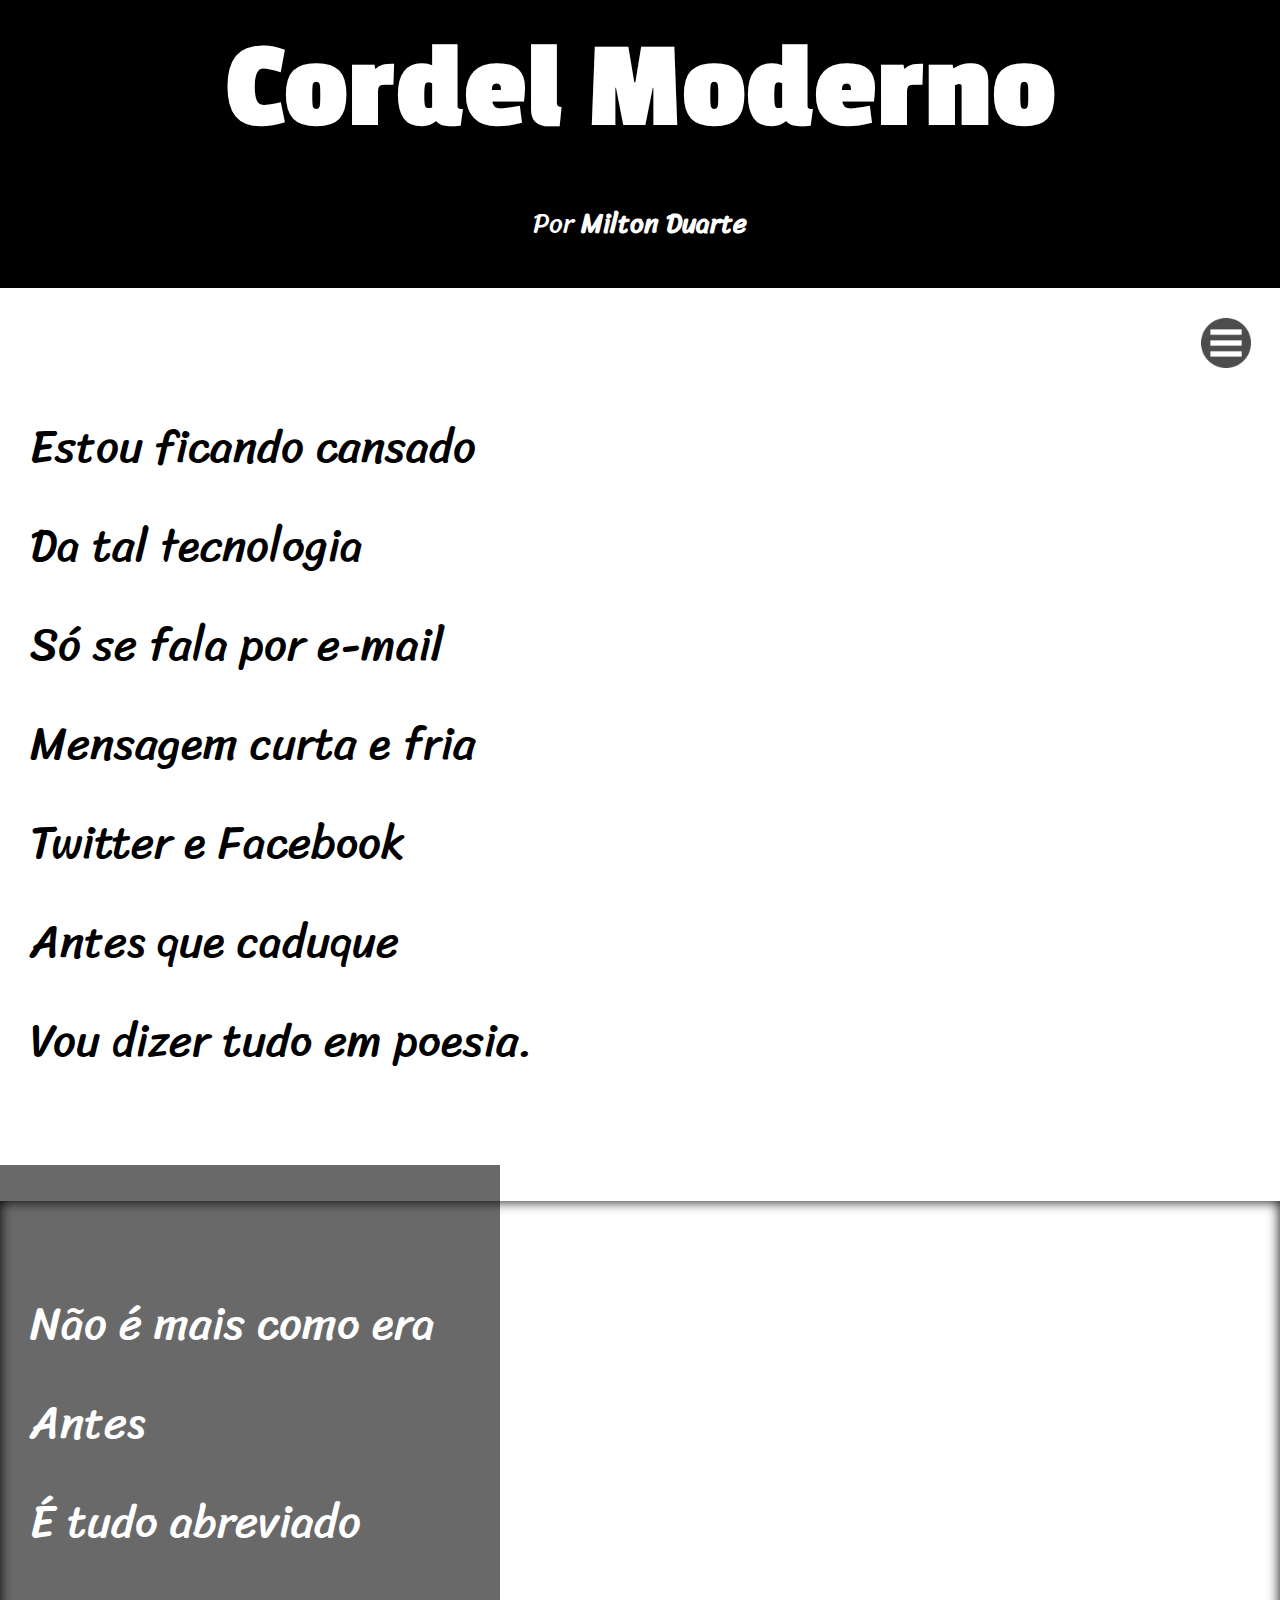
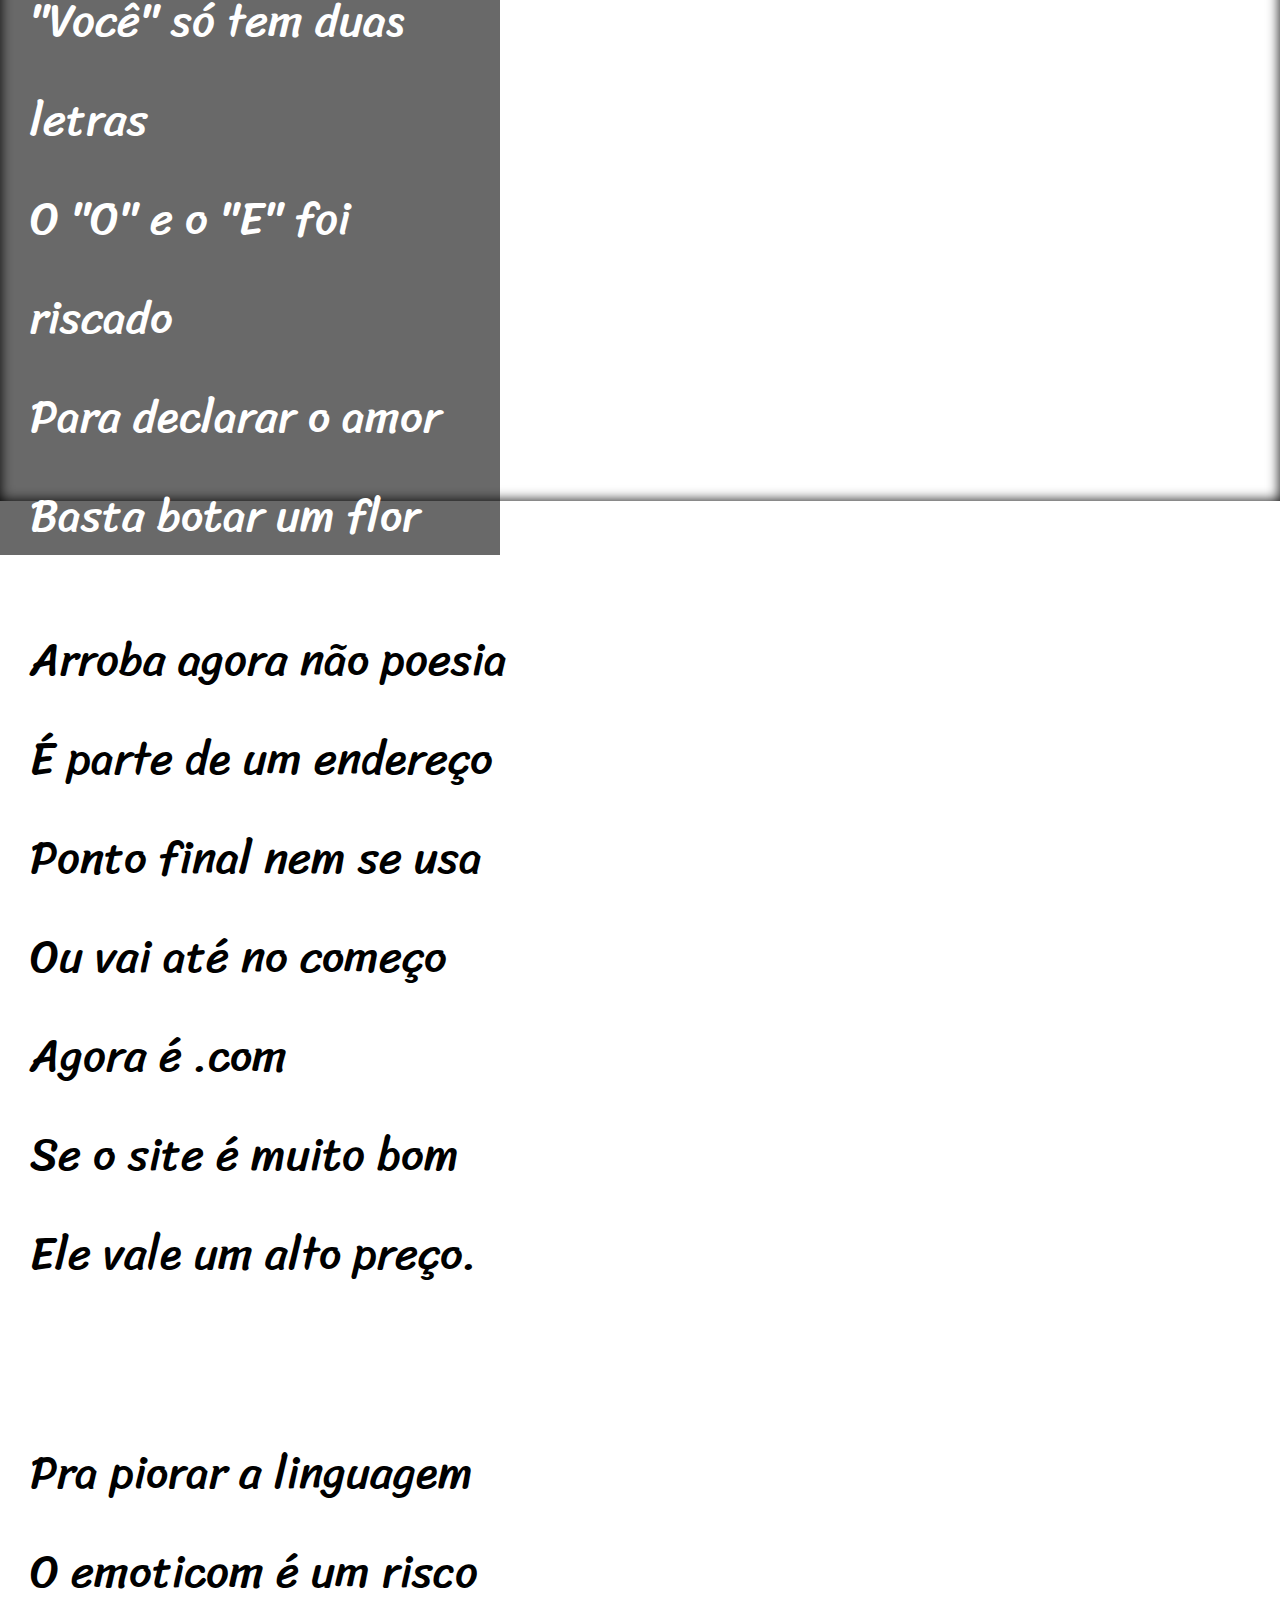
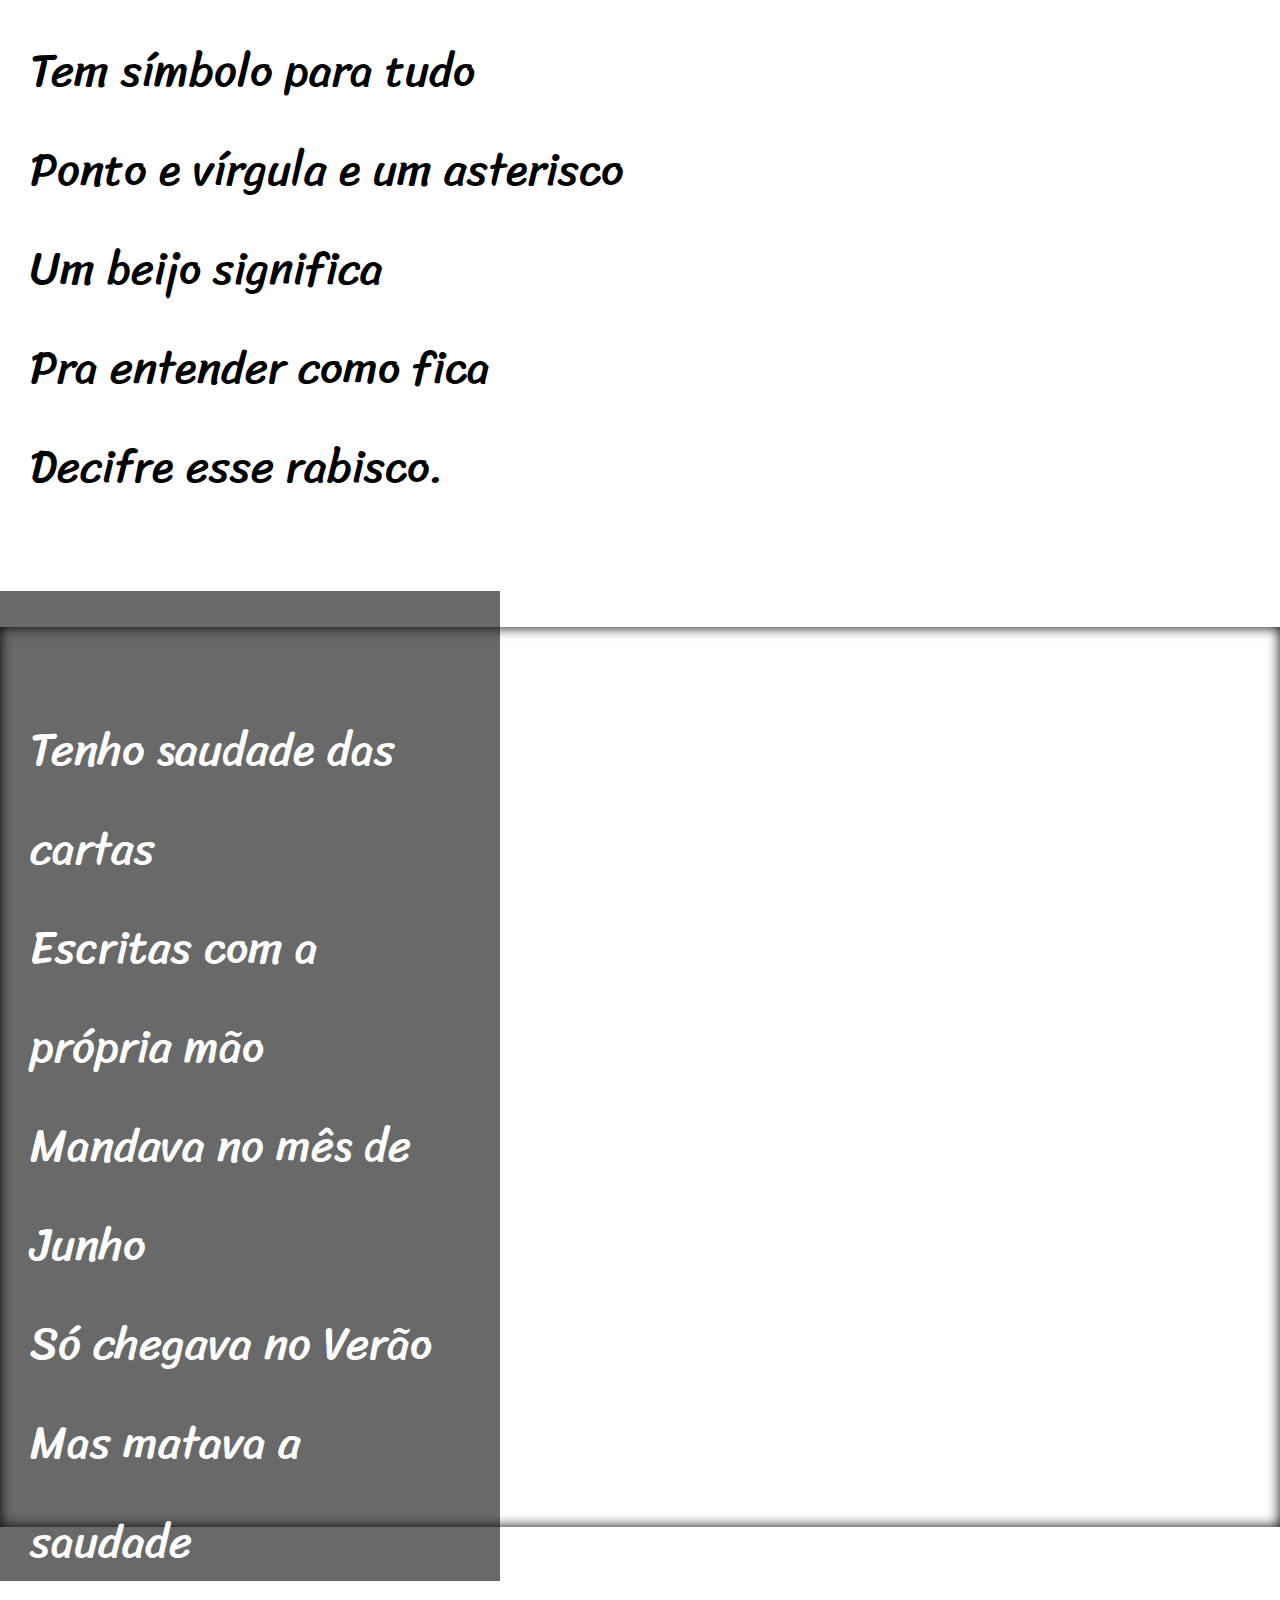
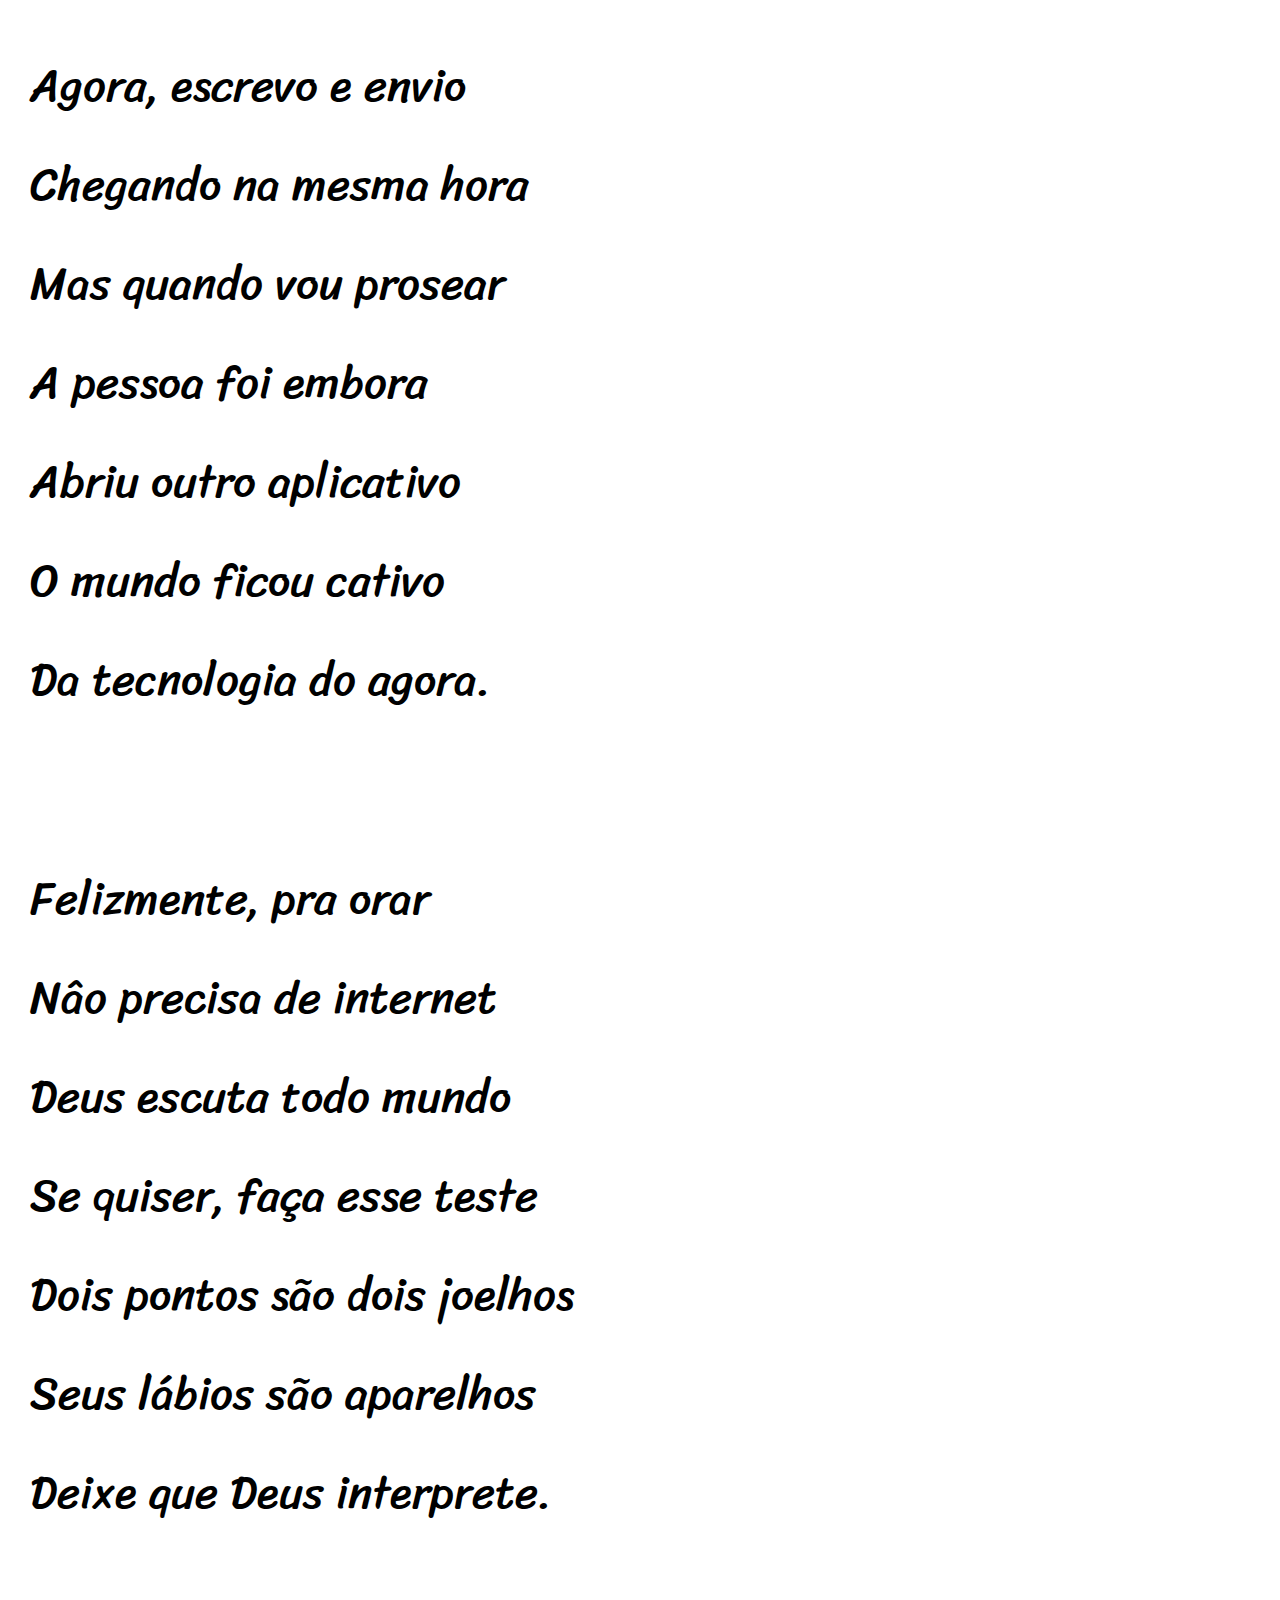
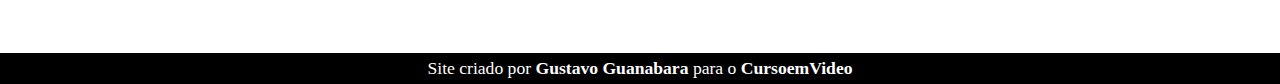
<file: Desaf(001)/Index.html>
<!DOCTYPE html>
<html lang="en">
<head>
    <meta charset="UTF-8">
    <meta name="viewport" content="width=device-width, initial-scale=1.0">
    <link rel="shortcut icon" href="InforExtra/imagens/livro icon -300x300.webp" type="image/x-icon">
    <link rel="stylesheet" href="style.css">
    <title>Cordeis</title>
</head>
<body>
    <header>
        <h1>Cordel Moderno</h1>
        <p>Por <strong><a id="só" href="https://www.recantodasletras.com.br/poesias/3186743" target="blank_">Milton Duarte</a></strong></p>
    </header>
    <main>
        <nav>
            <a href="Index(002).html"><img id="menu" src="InforExtra/imagens/1486395871-menu_80607.png"></a>
        </nav>
        <article>
            <p>
                Estou ficando cansado <br>
                Da tal tecnologia<br>
                Só se fala por e-mail<br>
                Mensagem curta e fria<br>
                Twitter e Facebook<br>
                Antes que caduque<br>
                Vou dizer tudo em poesia.<br>
            </p>
        </article>
        <article id="img">
            <article id="texto">
                <p>
                    Não é mais como era Antes<br>
                    É tudo abreviado<br>
                    "Você" só tem duas letras<br>
                    O "O" e o "E" foi riscado<br>
                    Para declarar o amor<br>
                    Basta botar um flor<br>
                    E um coração desenhado.<br>
                </p>
            </article>
        </article>
        <article>
            <p>
                Arroba agora não poesia<br>
                É parte de um endereço<br>
                Ponto final nem se usa<br>
                Ou vai até no começo<br>
                Agora é .com<br>
                Se o site é muito bom<br>
                Ele vale um alto preço.<br>
            </p>

            <p>
                Pra piorar a linguagem<br>
                O emoticom é um risco<br>
                Tem símbolo para tudo<br>
                Ponto e vírgula e um asterisco<br>
                Um beijo significa<br>
                Pra entender como fica<br>
                Decifre esse rabisco.<br>
            </p>

            <article class="sombra">
                <article id="img2">
                    <article id="texto">
                        <p>
                            Tenho saudade das cartas<br>
                            Escritas com a própria mão<br>
                            Mandava no mês de Junho<br>
                            Só chegava no Verão<br>
                            Mas matava a saudade<br>
                            Era texto de verdade<br>
                            Nas linhas do coração.<br>
                        </p>
                    </article>
                </article>
                <article>
            </article>

            <p>
                Agora, escrevo e envio<br>
                Chegando na mesma hora<br>
                Mas quando vou prosear<br>
                A pessoa foi embora<br>
                Abriu outro aplicativo<br>
                O mundo ficou cativo<br>
                Da tecnologia do agora.<br>
            </p>

            <p>
                Felizmente, pra orar<br>
                Nâo precisa de internet<br>
                Deus escuta todo mundo<br>
                Se quiser, faça esse teste<br>
                Dois pontos são dois joelhos<br>
                Seus lábios são aparelhos<br>
                Deixe que Deus interprete.<br>
            </p>
        </article>
    </main>
    <footer>
        <p>Site criado por <strong>Gustavo Guanabara</strong> para o <strong>CursoemVideo</strong></p>
    </footer>
</body>
</html>
</file>
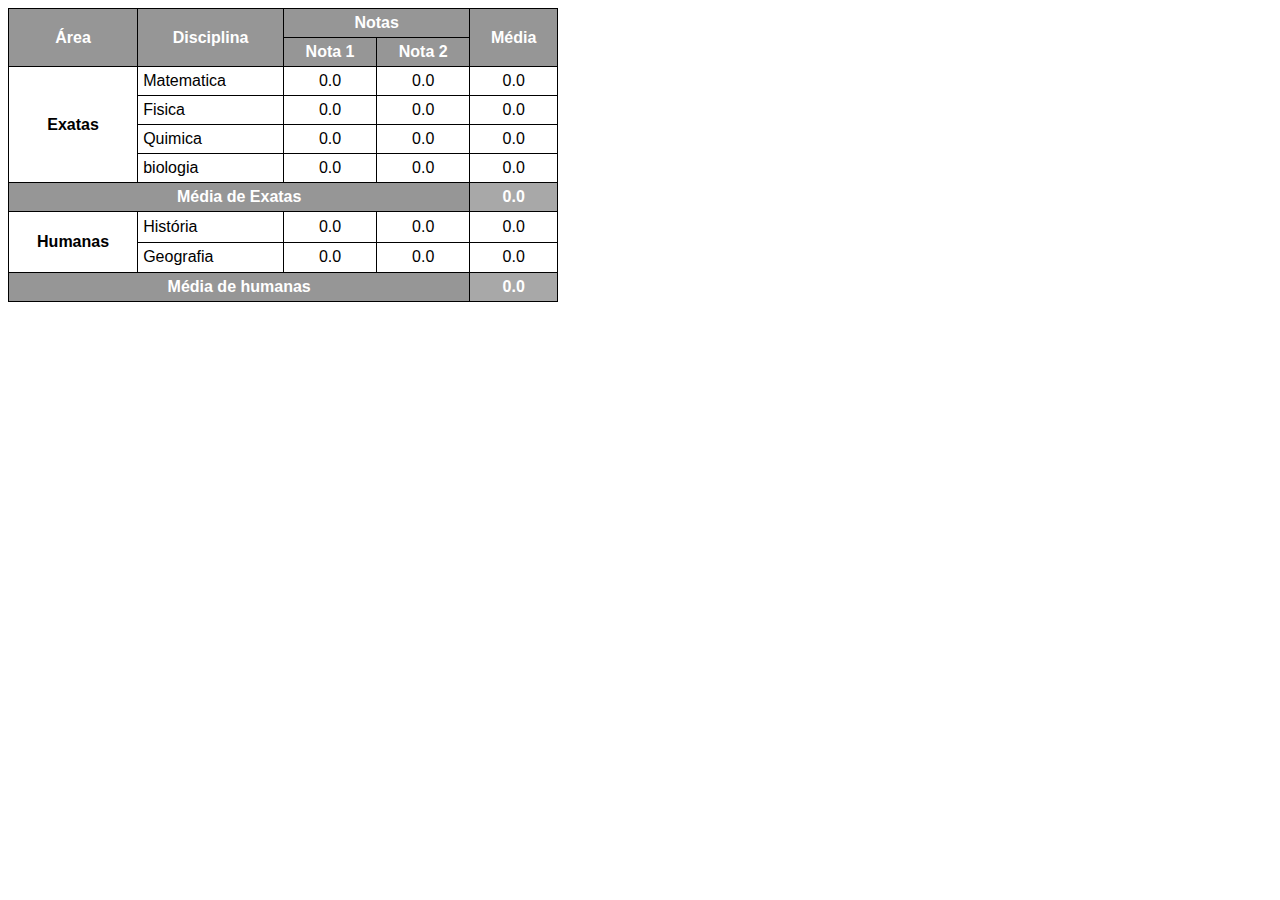
<file: Desaf(003)/Index.html>
<!DOCTYPE html>
<html lang="pt-br">
<head>
    <meta charset="UTF-8">
    <meta name="viewport" content="width=device-width, initial-scale=1.0">
    <title>Document</title>
    <style>
        table {
            position: absolute;
            margin: center;
            font-family: 'Arial Narrow', Arial, sans-serif;
            width: 550px;
            border-collapse: collapse;
        }
        th, td {
            padding: 5px;
            border: 1px solid black;
        }
        th {
            color: white;
            background: rgb(150, 150, 150);
        }
        .area {
            font-family: 'Arial Narrow', Arial, sans-serif;
            color: black;
            background: white;
            height: 80px;
        }
        .area1 {
            height: 50px;
            font-family: 'Arial Narrow', Arial, sans-serif;
            color: black;
            background: white;
            
        }
        .media {
            width: 100px;
        } 
        .result {
            color: white;
            font-weight: bolder;
            background: rgb(168, 168, 168);
        }
        .num {
            text-align: center;
        }
    </style>
</head>
<body>
    <table>
        <thead>
            <tr>
                <th rowspan="2" scope="col">Área</th>
                <th rowspan="2" scope="col">Disciplina</th>
                <th scope="colgroup" colspan="2">Notas</th>
                <th scope="col" rowspan="2">Média</th>
            </tr>
            <tr>
                <th scope="col">Nota 1</th>
                <th scope="col">Nota 2</th>
            </tr>
        </thead>
        <tbody>
            <th scope="rowgroup" rowspan="5" class="area" >Exatas</th>
            <tr>
                <td>Matematica</td>
                <td class="num">0.0</td>
                <td class="num">0.0</td>
                <td class="num">0.0</td>
            </tr>
            <tr>
                <td>Fisica</td>
                <td class="num">0.0</td>
                <td class="num">0.0</td>
                <td class="num">0.0</td>
            </tr>
            <tr>
                <td>Quimica</td>
                <td class="num">0.0</td>
                <td class="num">0.0</td>
                <td class="num">0.0</td>
            </tr>
            <tr>
                <td>biologia</td>
                <td class="num">0.0</td>
                <td class="num">0.0</td>
                <td class="num">0.0</td>
            </tr>
            <tr>
                <th scope="row" colspan="4" class="media">Média de Exatas</th>
                <td class="result num">0.0</td>
            </tr>
            <th scope="rowgroup" rowspan="3" class="area1">Humanas</th>
            <tr>
                <td>História</td>
                <td class="num">0.0</td>
                <td class="num">0.0</td>
                <td class="num">0.0</td>
            </tr>
            <tr>
                <td>Geografia</td>
                <td class="num">0.0</td>
                <td class="num">0.0</td>
                <td class="num">0.0</td>
            </tr>
        <tr>
            <th scope="row" colspan="4" class="media ">Média de humanas</th>
            <td class="result num">0.0</td>
            </tr>
        </tbody>
    </table>
</body>
</html>
</file>
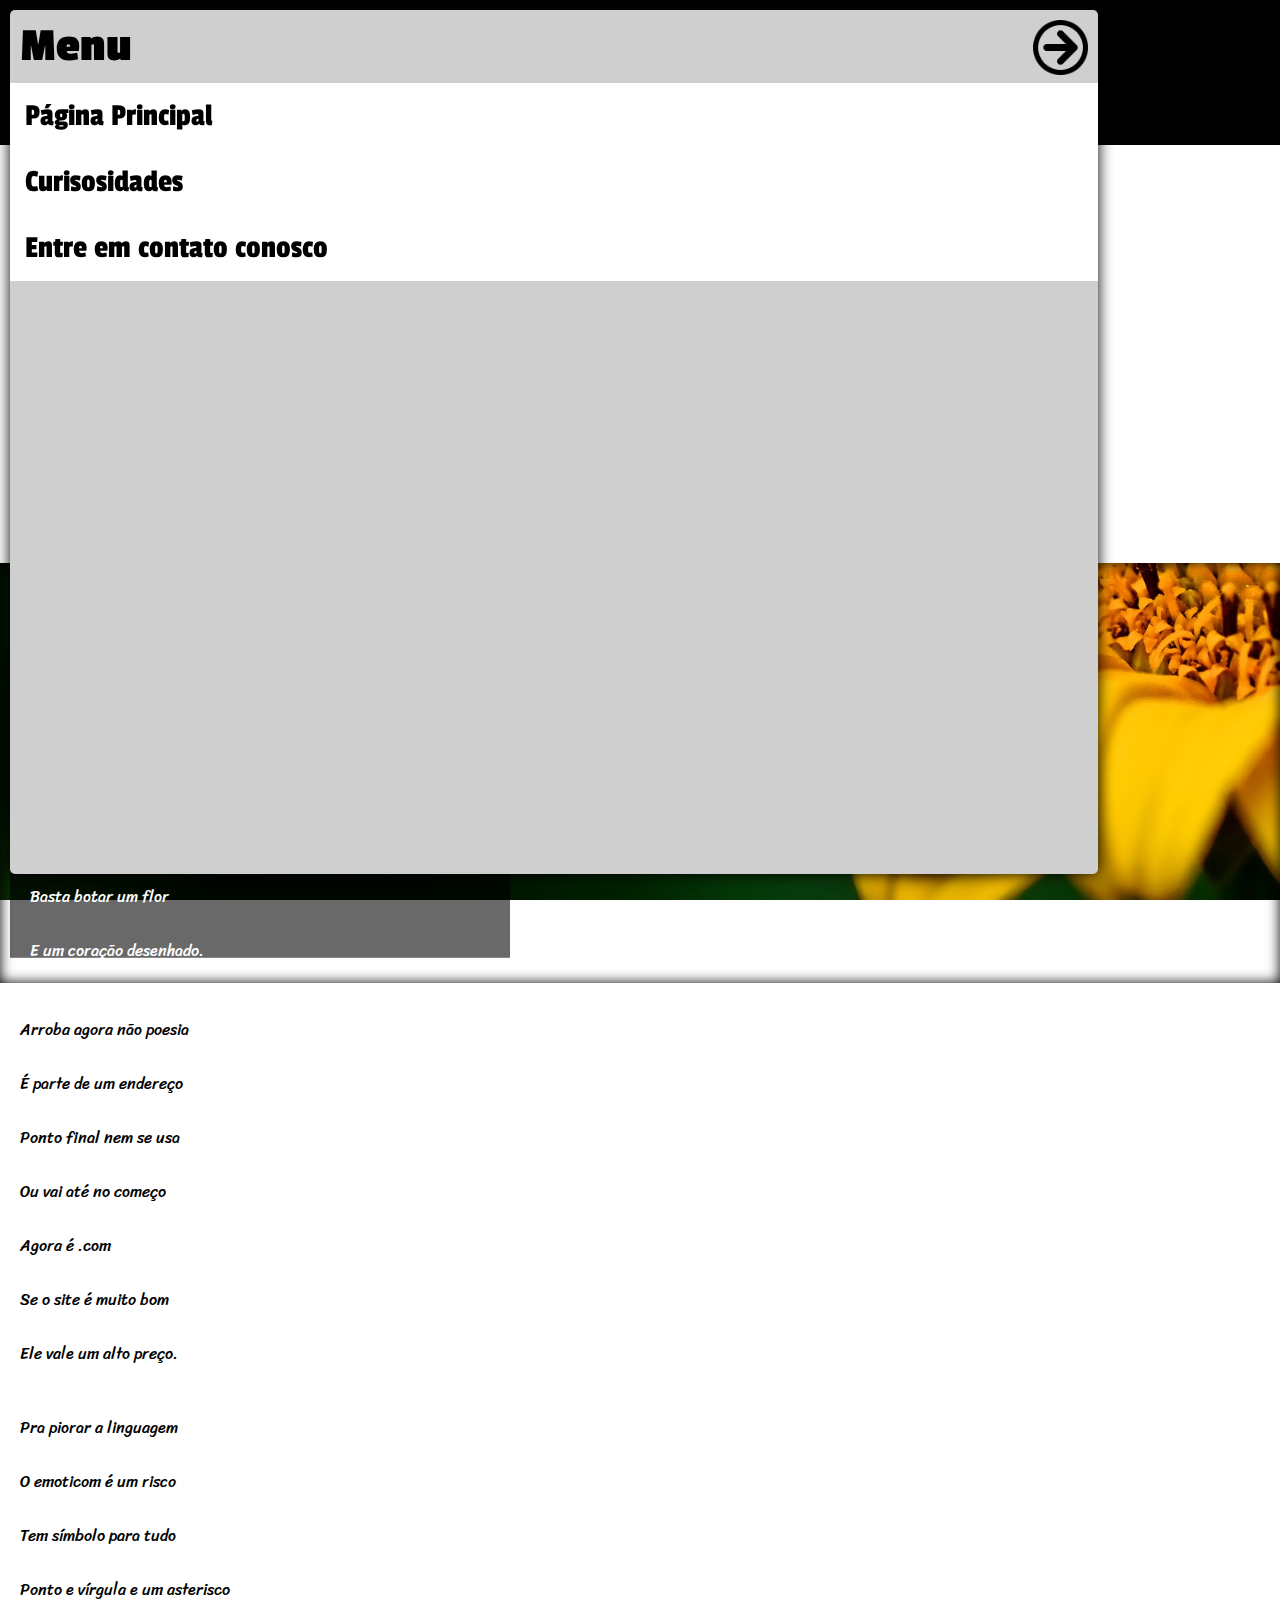
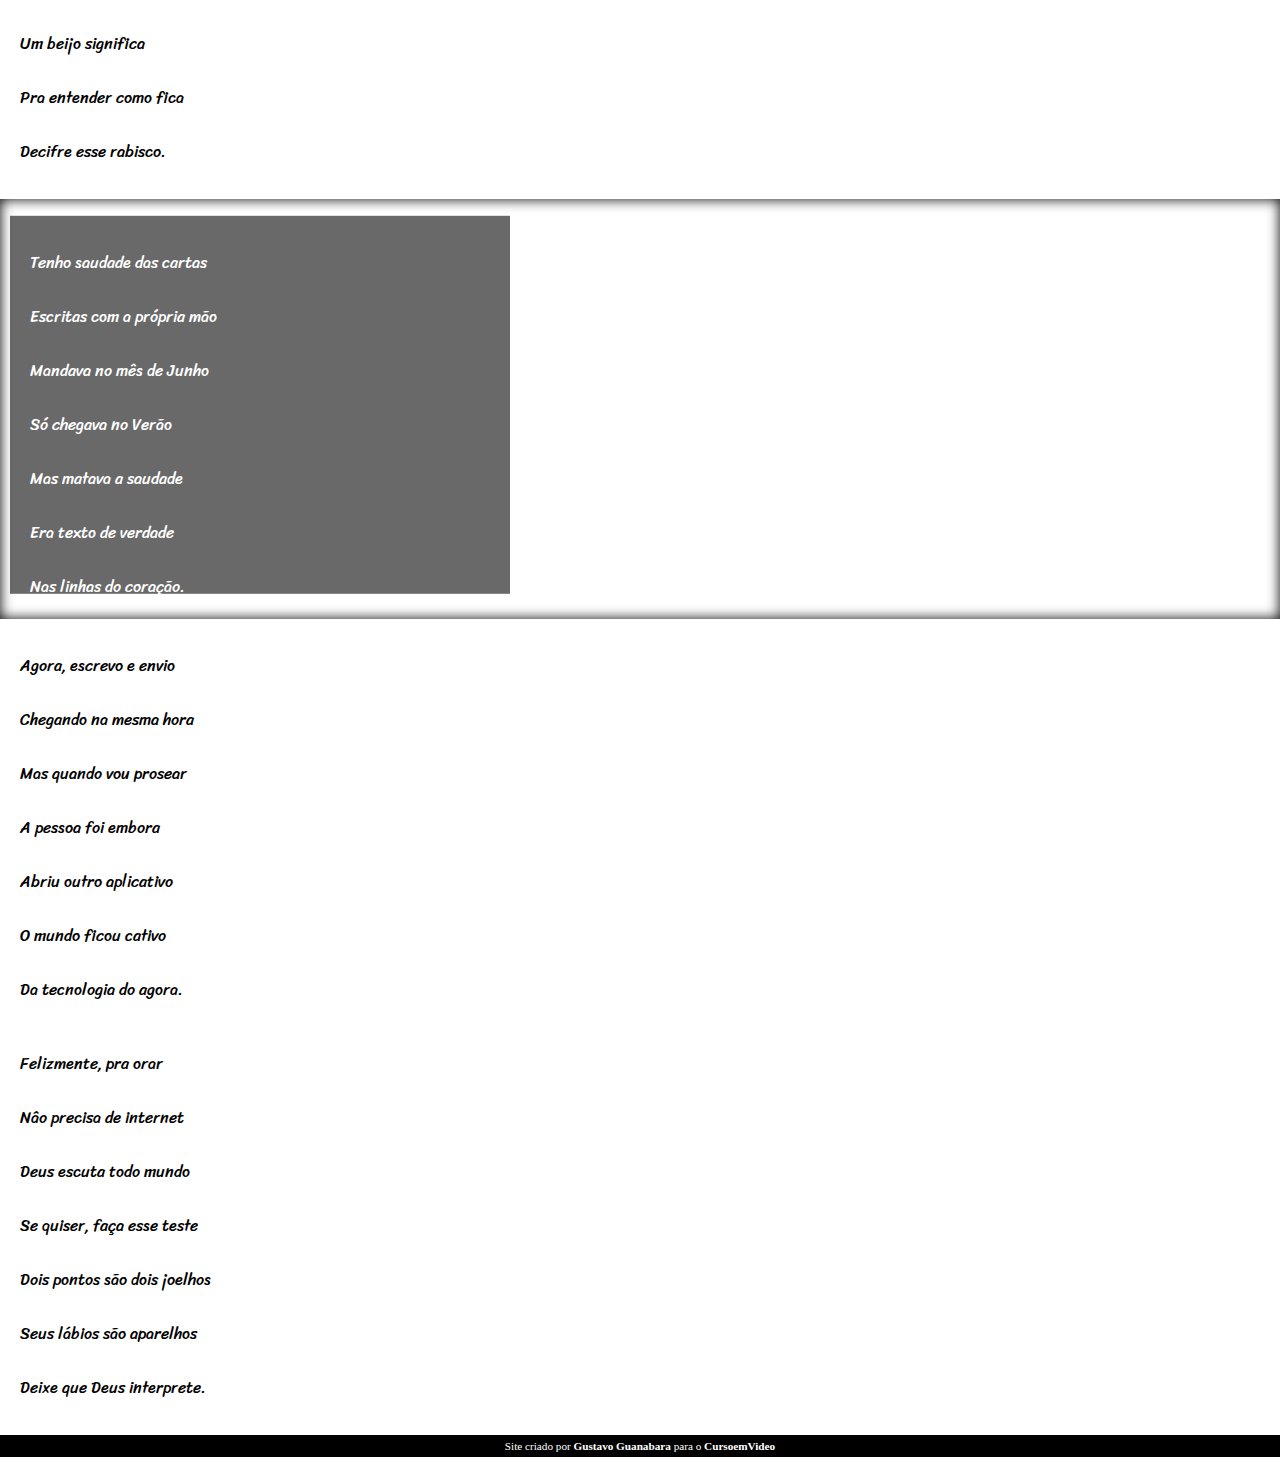
<file: Desaf(001)/Index(002)-1.html>
<!DOCTYPE html>
<html lang="en">
<head>
    <meta charset="UTF-8">
    <meta name="viewport" content="width=device-width, initial-scale=1.0">
    <link rel="shortcut icon" href="InforExtra/imagens/livro icon -300x300.webp" type="image/x-icon">
    <link rel="stylesheet" href="style-1.css">
    <link rel="stylesheet" href="styleParamenu.css">
    <title>Cordeis</title>
</head>
<body>
    <main id="menu1">
        <h2>Menu</h2>    
        <a class="op" href="">Página Principal</a>
        <a class="op" href="">Curisosidades</a>
        <a class="op" href="">Entre em contato conosco</a>
        <a href="Index-1.html"><img id="volta" src="InforExtra/imagens/volta.png" alt="sla"></a>
    </main>
        <header>
            <h1>Cordel Moderno</h1>
            <p>Por <strong><a href="https://www.recantodasletras.com.br/poesias/3186743" target="blank_">Milton Duarte</a></strong></p>
        </header>
        <main>
            <nav>
                <a href="Index(002).html"><img id="menu" src="InforExtra/imagens/1486395871-menu_80607.png"></a>
            </nav>
            <article>
                <p>
                    Estou ficando cansado <br>
                    Da tal tecnologia<br>
                    Só se fala por e-mail<br>
                    Mensagem curta e fria<br>
                    Twitter e Facebook<br>
                    Antes que caduque<br>
                    Vou dizer tudo em poesia.<br>
                </p>
            </article>
            <article id="img">
                <article id="texto">
                    <p>
                        Não é mais como era Antes<br>
                        É tudo abreviado<br>
                        "Você" só tem duas letras<br>
                        O "O" e o "E" foi riscado<br>
                        Para declarar o amor<br>
                        Basta botar um flor<br>
                        E um coração desenhado.<br>
                    </p>
                </article>
            </article>
            <article>
                <p>
                    Arroba agora não poesia<br>
                    É parte de um endereço<br>
                    Ponto final nem se usa<br>
                    Ou vai até no começo<br>
                    Agora é .com<br>
                    Se o site é muito bom<br>
                    Ele vale um alto preço.<br>
                </p>
                <p>
                    Pra piorar a linguagem<br>
                    O emoticom é um risco<br>
                    Tem símbolo para tudo<br>
                    Ponto e vírgula e um asterisco<br>
                    Um beijo significa<br>
                    Pra entender como fica<br>
                    Decifre esse rabisco.<br>
                </p>
                <article class="sombra">
                    <article id="img2">
                        <article id="texto">
                            <p>
                                Tenho saudade das cartas<br>
                                Escritas com a própria mão<br>
                                Mandava no mês de Junho<br>
                                Só chegava no Verão<br>
                                Mas matava a saudade<br>
                                Era texto de verdade<br>
                                Nas linhas do coração.<br>
                            </p>
                        </article>
                    </article>
                    <article>
                </article>
                <p>
                    Agora, escrevo e envio<br>
                    Chegando na mesma hora<br>
                    Mas quando vou prosear<br>
                    A pessoa foi embora<br>
                    Abriu outro aplicativo<br>
                    O mundo ficou cativo<br>
                    Da tecnologia do agora.<br>
                </p>
                <p>
                    Felizmente, pra orar<br>
                    Nâo precisa de internet<br>
                    Deus escuta todo mundo<br>
                    Se quiser, faça esse teste<br>
                    Dois pontos são dois joelhos<br>
                    Seus lábios são aparelhos<br>
                    Deixe que Deus interprete.<br>
                </p>
            </article>
        </main>
        <footer>
            <p>Site criado por <strong>Gustavo Guanabara</strong> para o <strong>CursoemVideo</strong></p>
        </footer>
</body>
</html>
</file>
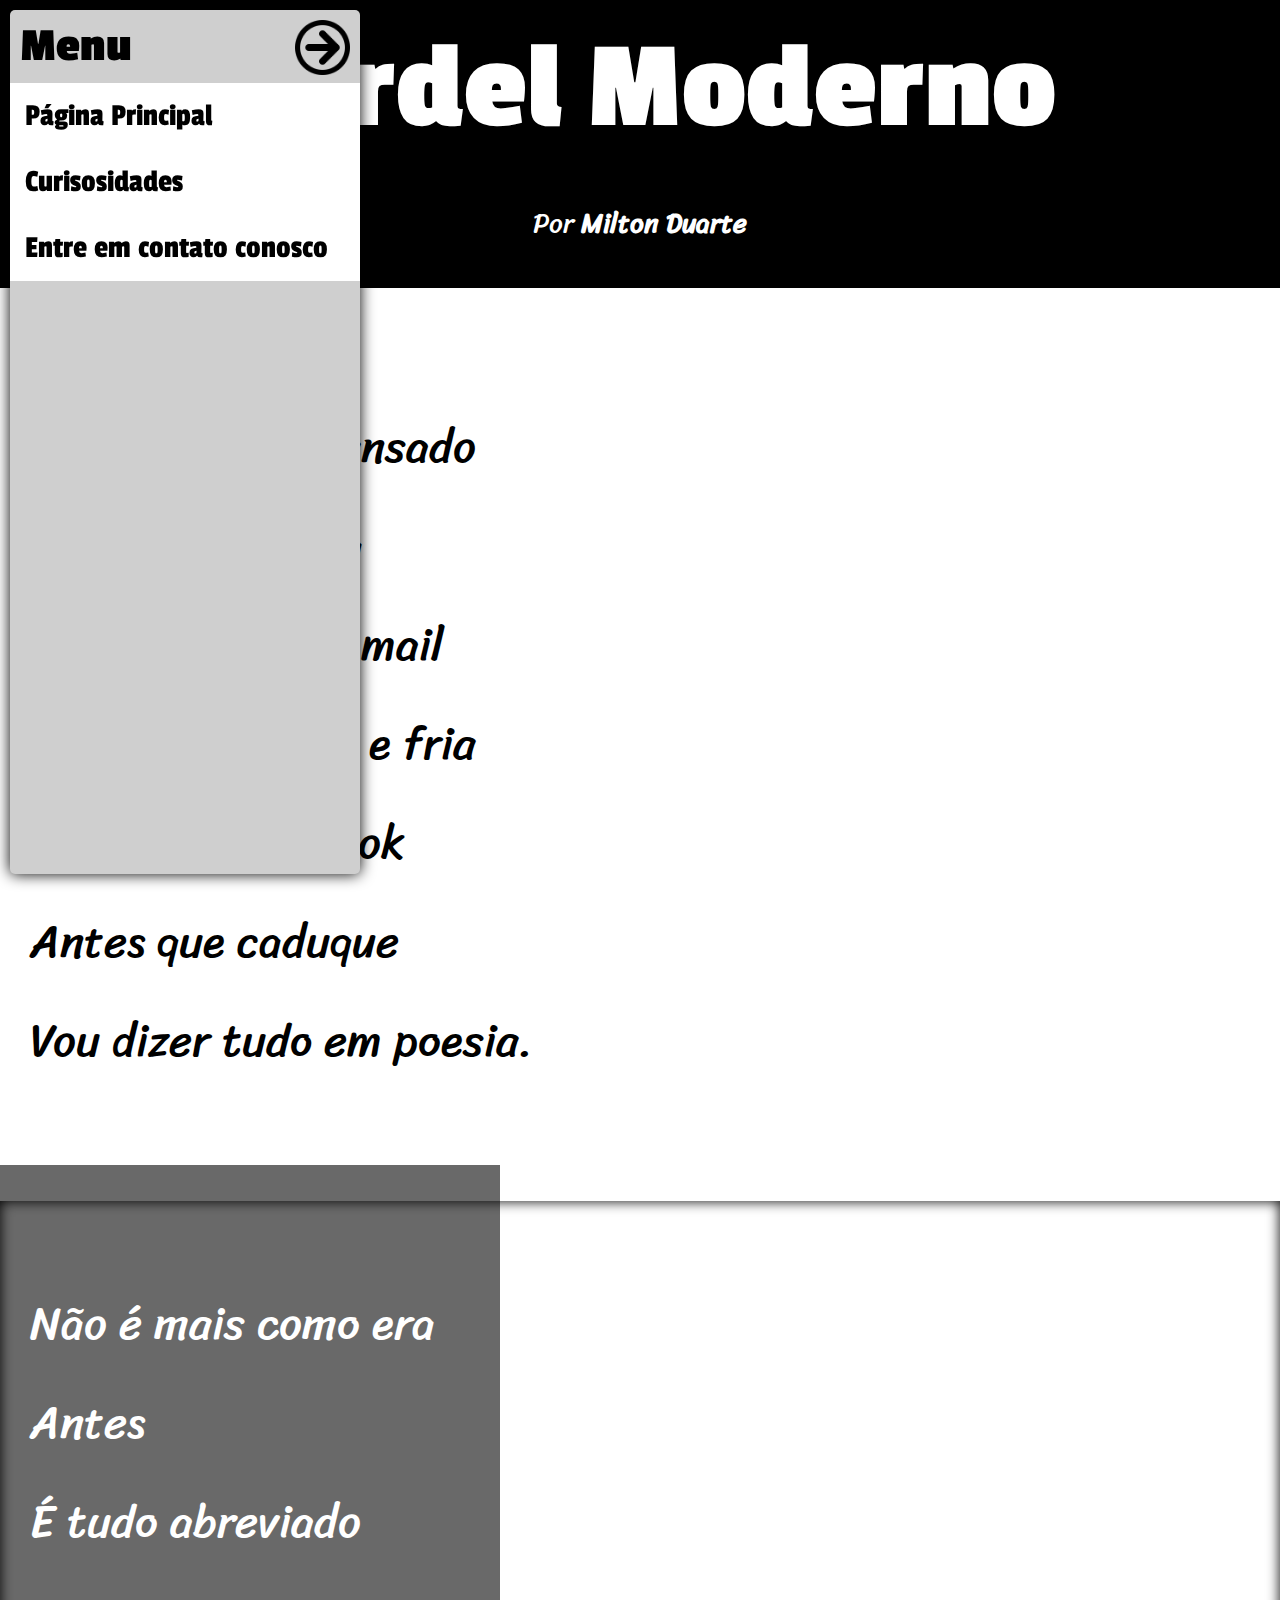
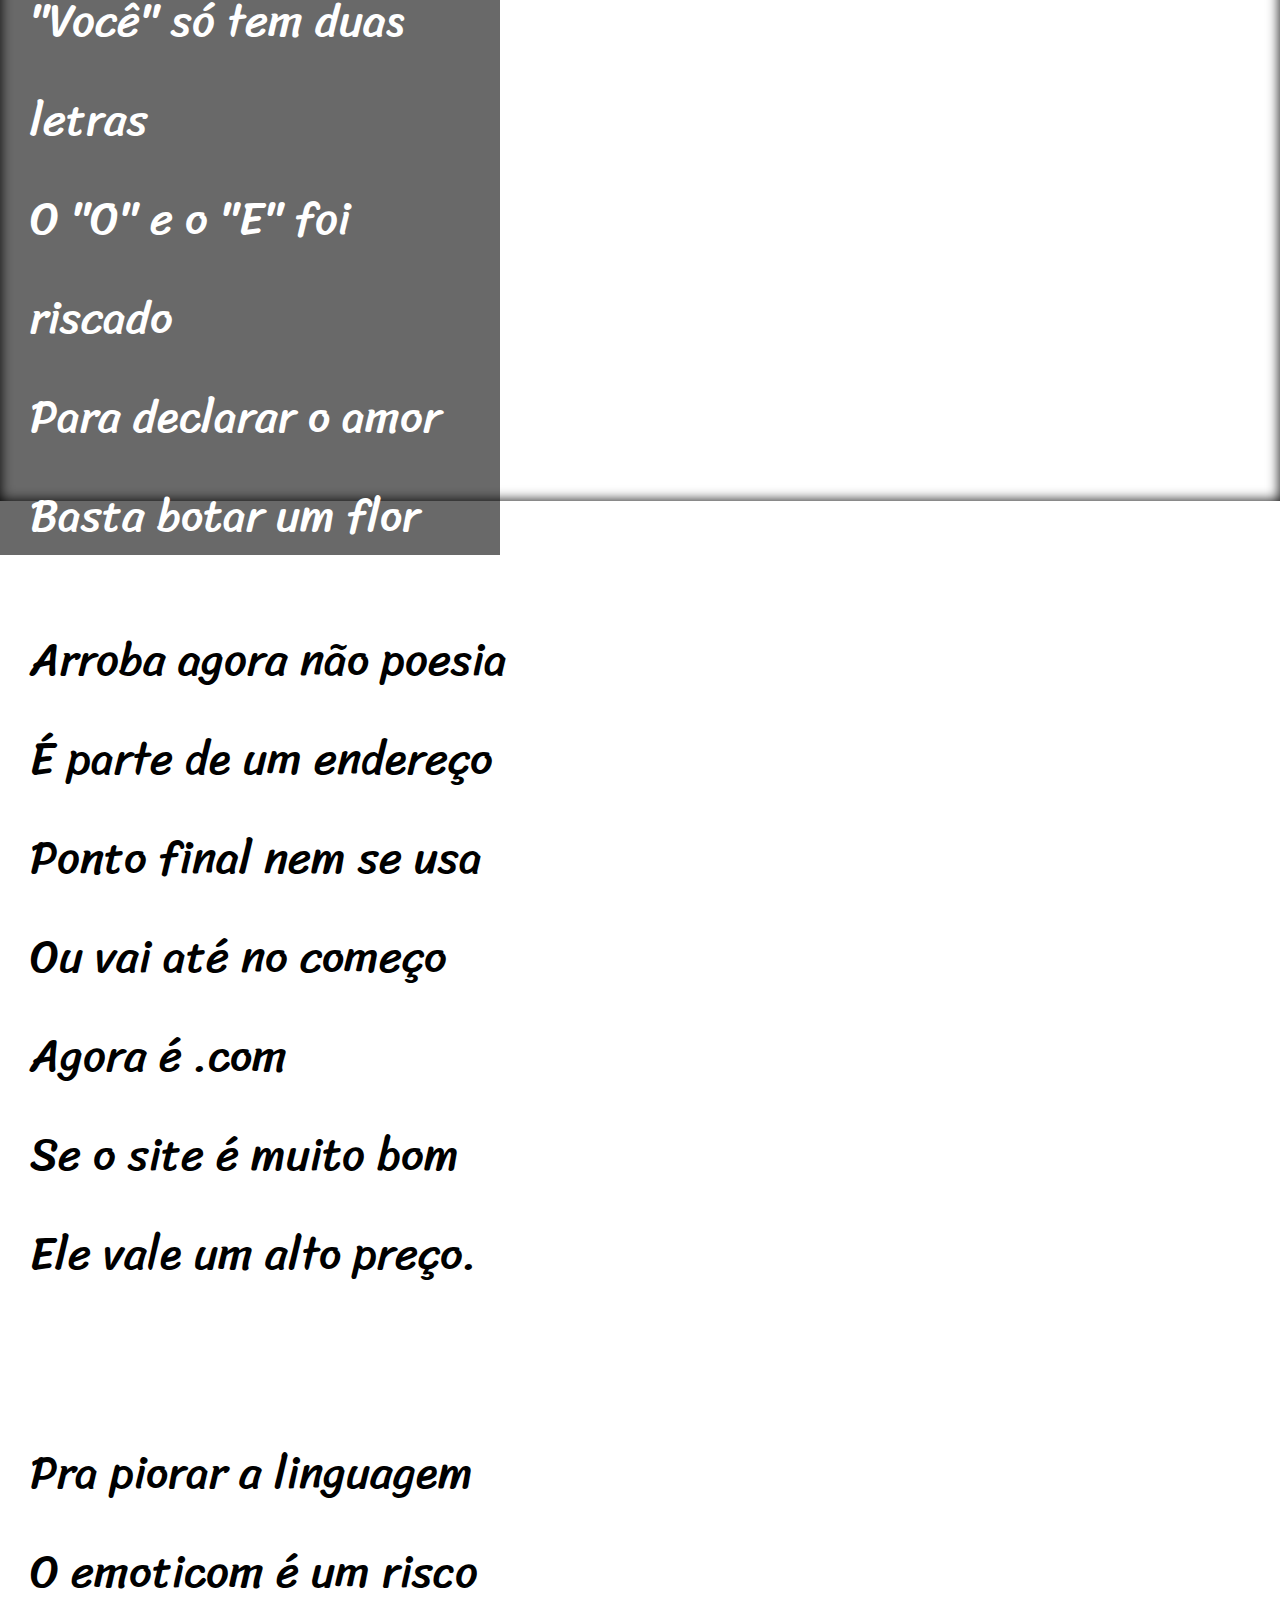
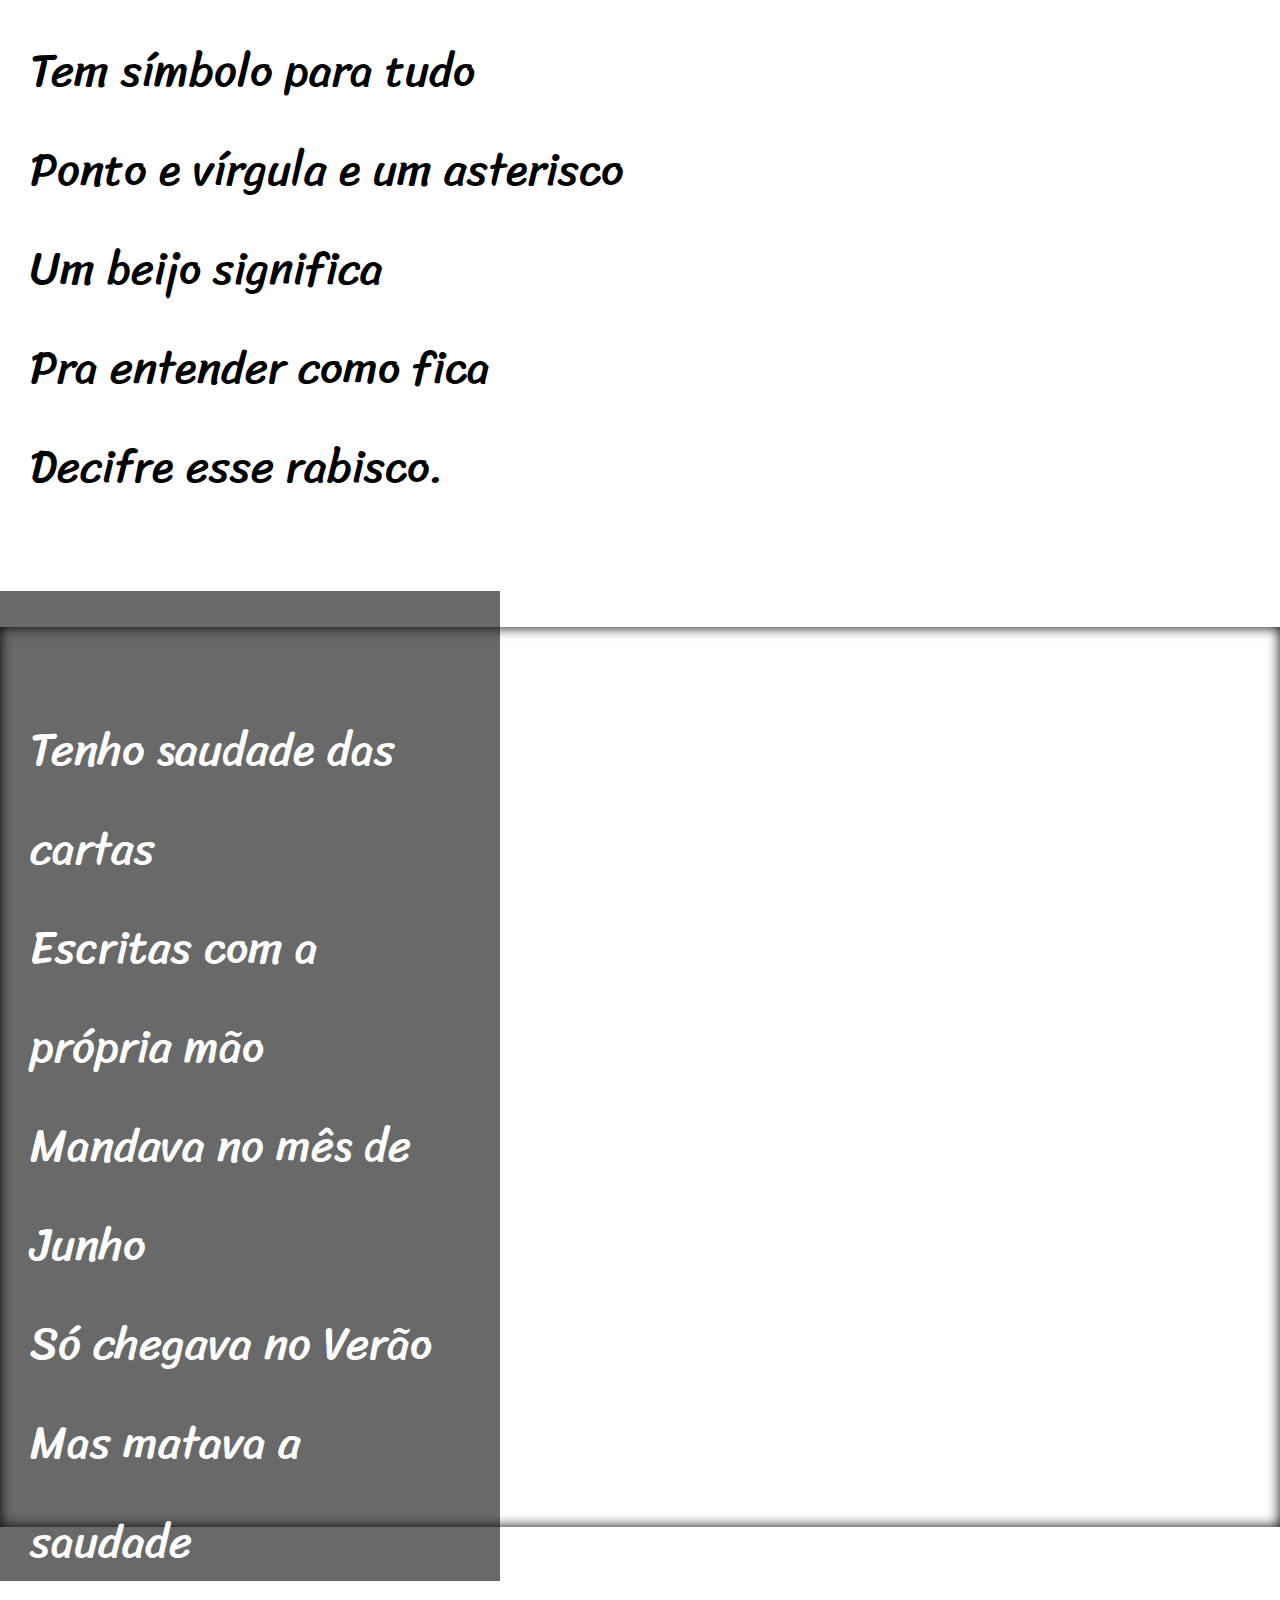
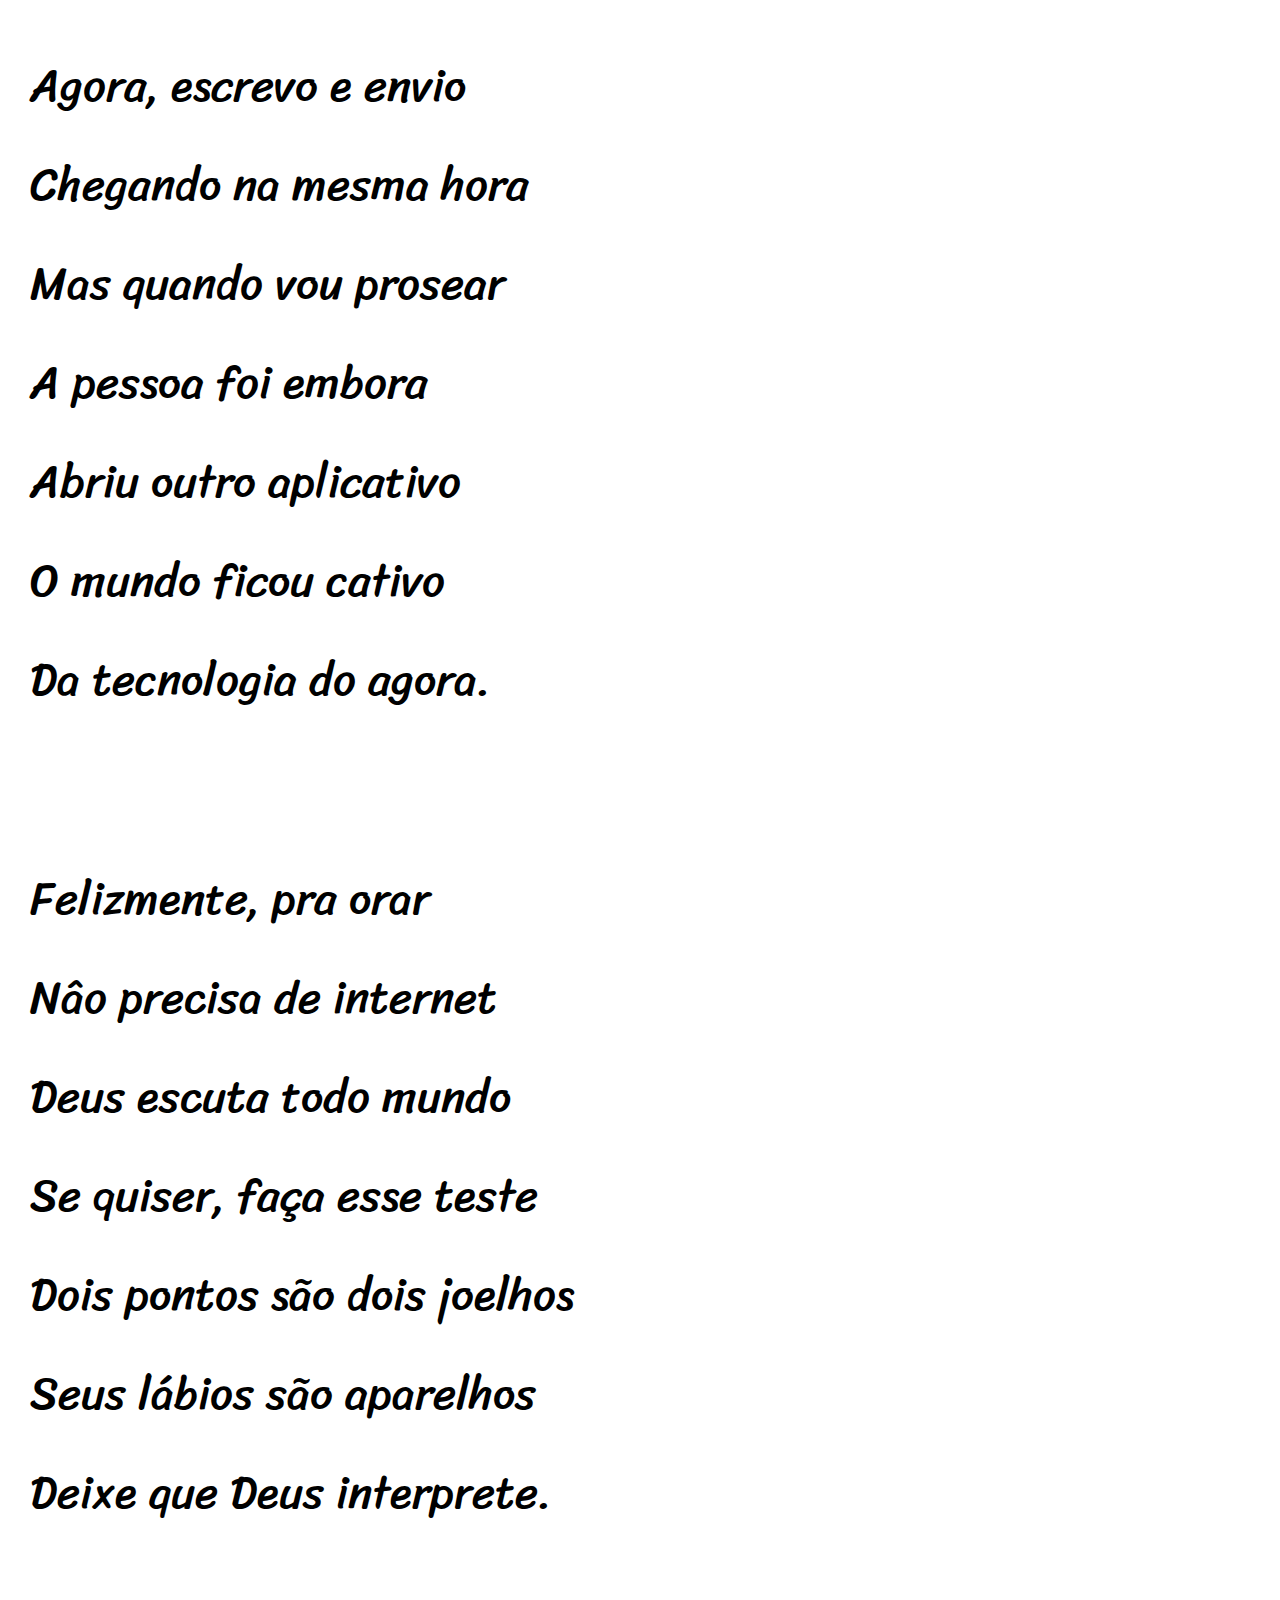
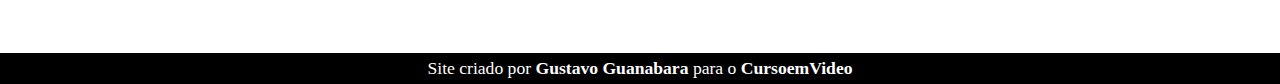
<file: Desaf(001)/Index(002).html>
<!DOCTYPE html>
<html lang="en">
<head>
    <meta charset="UTF-8">
    <meta name="viewport" content="width=device-width, initial-scale=1.0">
    <link rel="shortcut icon" href="InforExtra/imagens/livro icon -300x300.webp" type="image/x-icon">
    <link rel="stylesheet" href="style.css">
    <link rel="stylesheet" href="styleParamenu.css">
    <title>Cordeis</title>
</head>
<body>
    <main id="menu1">
        <h2>Menu</h2>    
        <a class="op" href="">Página Principal</a>
        <a class="op" href="">Curisosidades</a>
        <a class="op" href="">Entre em contato conosco</a>
        <a href="Index.html"><img id="volta" src="InforExtra/imagens/volta.png" alt="sla"></a>
    </main>
        <header>
            <h1>Cordel Moderno</h1>
            <p>Por <strong><a href="https://www.recantodasletras.com.br/poesias/3186743" target="blank_">Milton Duarte</a></strong></p>
        </header>
        <main>
            <nav>
                <a href="Index(002).html"><img id="menu" src="InforExtra/imagens/1486395871-menu_80607.png"></a>
            </nav>
            <article>
                <p>
                    Estou ficando cansado <br>
                    Da tal tecnologia<br>
                    Só se fala por e-mail<br>
                    Mensagem curta e fria<br>
                    Twitter e Facebook<br>
                    Antes que caduque<br>
                    Vou dizer tudo em poesia.<br>
                </p>
            </article>
            <article id="img">
                <article id="texto">
                    <p>
                        Não é mais como era Antes<br>
                        É tudo abreviado<br>
                        "Você" só tem duas letras<br>
                        O "O" e o "E" foi riscado<br>
                        Para declarar o amor<br>
                        Basta botar um flor<br>
                        E um coração desenhado.<br>
                    </p>
                </article>
            </article>
            <article>
                <p>
                    Arroba agora não poesia<br>
                    É parte de um endereço<br>
                    Ponto final nem se usa<br>
                    Ou vai até no começo<br>
                    Agora é .com<br>
                    Se o site é muito bom<br>
                    Ele vale um alto preço.<br>
                </p>
                <p>
                    Pra piorar a linguagem<br>
                    O emoticom é um risco<br>
                    Tem símbolo para tudo<br>
                    Ponto e vírgula e um asterisco<br>
                    Um beijo significa<br>
                    Pra entender como fica<br>
                    Decifre esse rabisco.<br>
                </p>
                <article class="sombra">
                    <article id="img2">
                        <article id="texto">
                            <p>
                                Tenho saudade das cartas<br>
                                Escritas com a própria mão<br>
                                Mandava no mês de Junho<br>
                                Só chegava no Verão<br>
                                Mas matava a saudade<br>
                                Era texto de verdade<br>
                                Nas linhas do coração.<br>
                            </p>
                        </article>
                    </article>
                    <article>
                </article>
                <p>
                    Agora, escrevo e envio<br>
                    Chegando na mesma hora<br>
                    Mas quando vou prosear<br>
                    A pessoa foi embora<br>
                    Abriu outro aplicativo<br>
                    O mundo ficou cativo<br>
                    Da tecnologia do agora.<br>
                </p>
                <p>
                    Felizmente, pra orar<br>
                    Nâo precisa de internet<br>
                    Deus escuta todo mundo<br>
                    Se quiser, faça esse teste<br>
                    Dois pontos são dois joelhos<br>
                    Seus lábios são aparelhos<br>
                    Deixe que Deus interprete.<br>
                </p>
            </article>
        </main>
        <footer>
            <p>Site criado por <strong>Gustavo Guanabara</strong> para o <strong>CursoemVideo</strong></p>
        </footer>
</body>
</html>
</file>
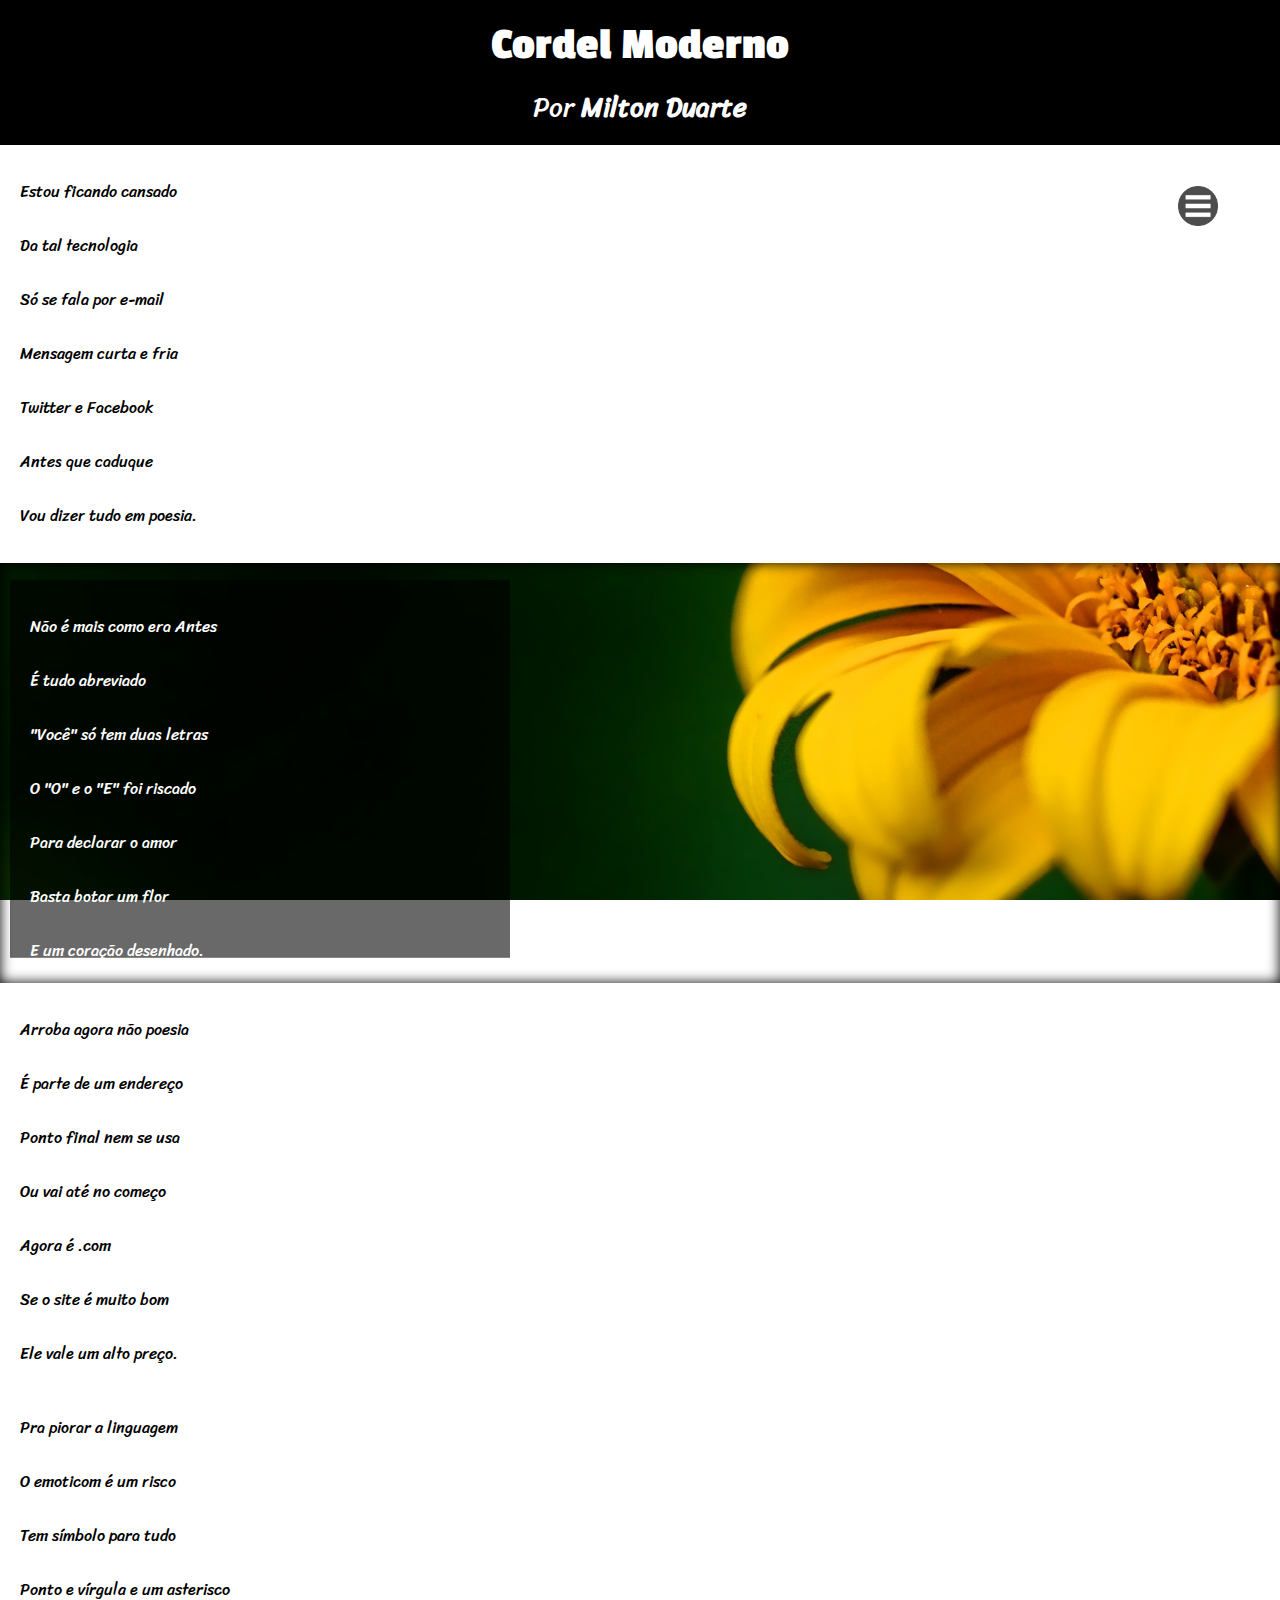
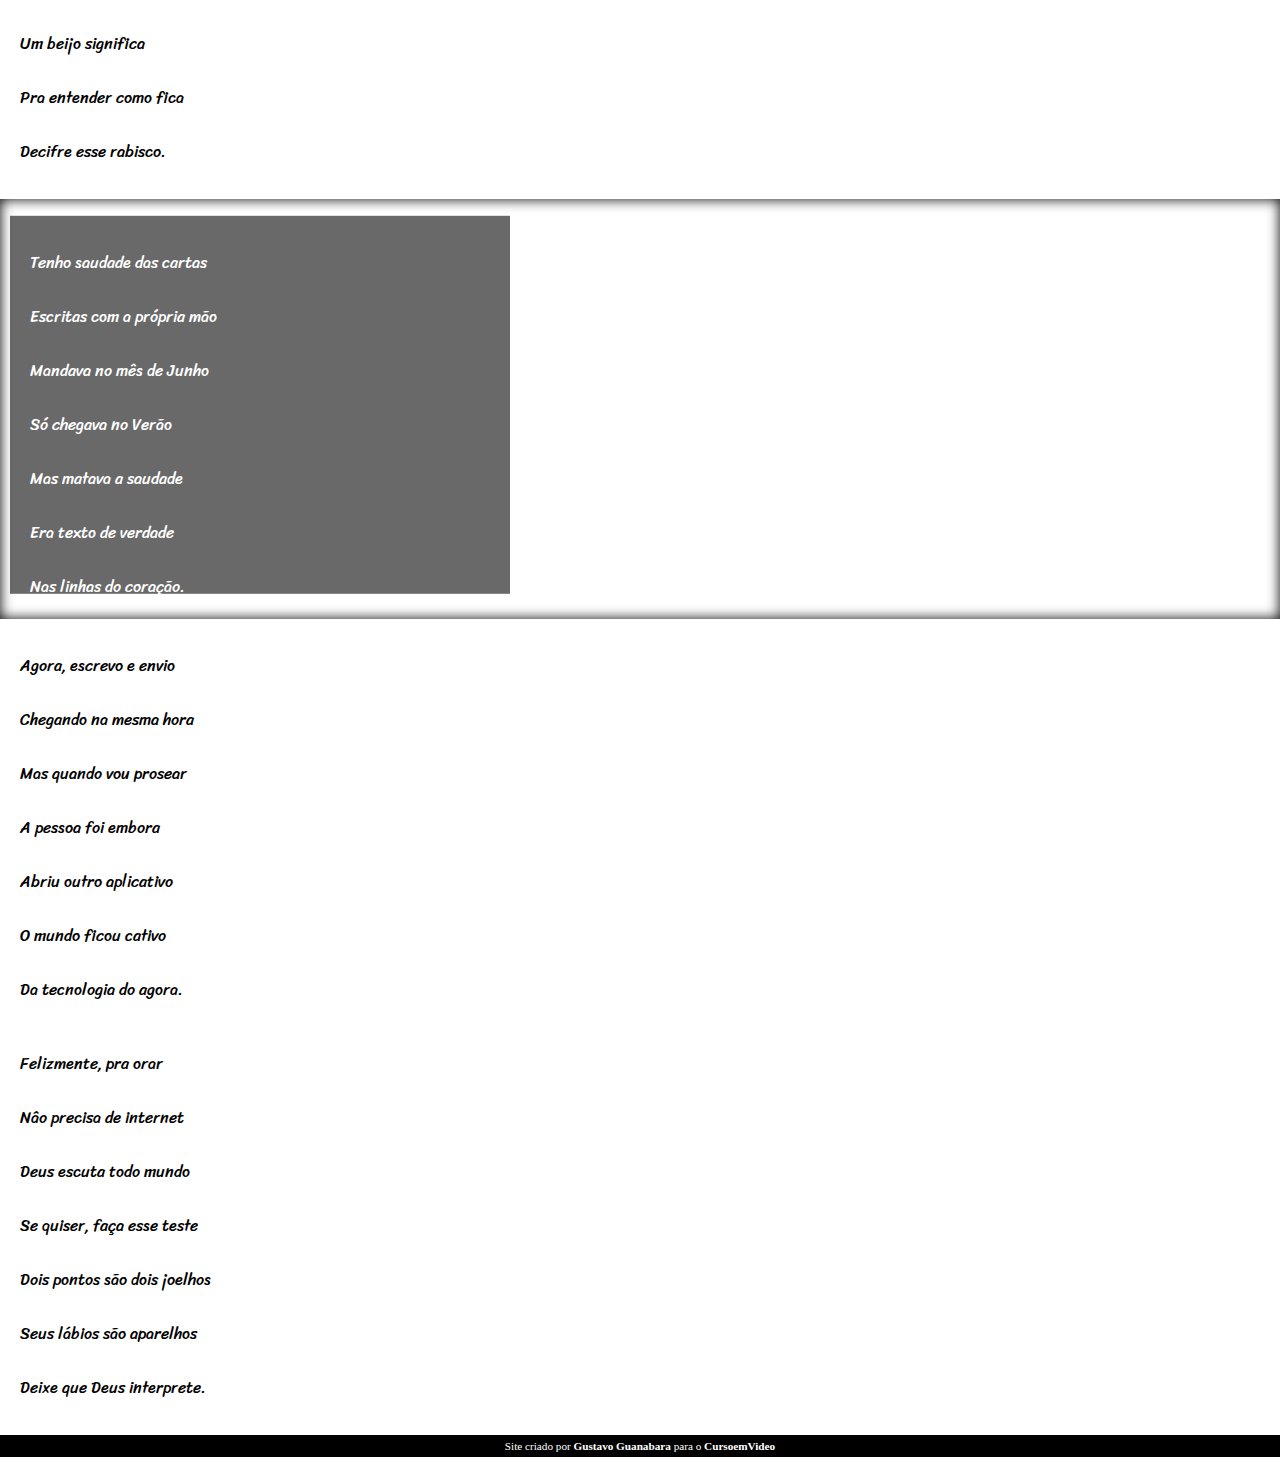
<file: Desaf(001)/Index-1.html>
<!DOCTYPE html>
<html lang="en">
<head>
    <meta charset="UTF-8">
    <meta name="viewport" content="width=device-width, initial-scale=1.0">
    <link rel="shortcut icon" href="InforExtra/imagens/livro icon -300x300.webp" type="image/x-icon">
    <link rel="stylesheet" href="style-1.css">
    <title>Cordeis</title>
</head>
<body>
    
    <header>
        <h1>Cordel Moderno</h1>
        <p>Por <strong><a href="https://www.recantodasletras.com.br/poesias/3186743" target="blank_">Milton Duarte</a></strong></p>
        <nav>

        </nav>
    </header>
    <main>
        <nav>
            <a href="Index(002)-1.html"><img id="menu" src="InforExtra/imagens/1486395871-menu_80607.png"></a>
        </nav>
        <article>
            <p>
                Estou ficando cansado <br>
                Da tal tecnologia<br>
                Só se fala por e-mail<br>
                Mensagem curta e fria<br>
                Twitter e Facebook<br>
                Antes que caduque<br>
                Vou dizer tudo em poesia.<br>
            </p>
        </article>
        <article id="img">
            <article id="texto">
                <p>
                    Não é mais como era Antes<br>
                    É tudo abreviado<br>
                    "Você" só tem duas letras<br>
                    O "O" e o "E" foi riscado<br>
                    Para declarar o amor<br>
                    Basta botar um flor<br>
                    E um coração desenhado.<br>
                </p>
            </article>
        </article>
        <article>
            <p>
                Arroba agora não poesia<br>
                É parte de um endereço<br>
                Ponto final nem se usa<br>
                Ou vai até no começo<br>
                Agora é .com<br>
                Se o site é muito bom<br>
                Ele vale um alto preço.<br>
            </p>

            <p>
                Pra piorar a linguagem<br>
                O emoticom é um risco<br>
                Tem símbolo para tudo<br>
                Ponto e vírgula e um asterisco<br>
                Um beijo significa<br>
                Pra entender como fica<br>
                Decifre esse rabisco.<br>
            </p>

            <article class="sombra">
                <article id="img2">
                    <article id="texto">
                        <p>
                            Tenho saudade das cartas<br>
                            Escritas com a própria mão<br>
                            Mandava no mês de Junho<br>
                            Só chegava no Verão<br>
                            Mas matava a saudade<br>
                            Era texto de verdade<br>
                            Nas linhas do coração.<br>
                        </p>
                    </article>
                </article>
                <article>
            </article>

            <p>
                Agora, escrevo e envio<br>
                Chegando na mesma hora<br>
                Mas quando vou prosear<br>
                A pessoa foi embora<br>
                Abriu outro aplicativo<br>
                O mundo ficou cativo<br>
                Da tecnologia do agora.<br>
            </p>

            <p>
                Felizmente, pra orar<br>
                Nâo precisa de internet<br>
                Deus escuta todo mundo<br>
                Se quiser, faça esse teste<br>
                Dois pontos são dois joelhos<br>
                Seus lábios são aparelhos<br>
                Deixe que Deus interprete.<br>
            </p>
        </article>
    </main>
    <footer>
        <p>Site criado por <strong>Gustavo Guanabara</strong> para o <strong>CursoemVideo</strong></p>
    </footer>
</body>
</html>
</file>
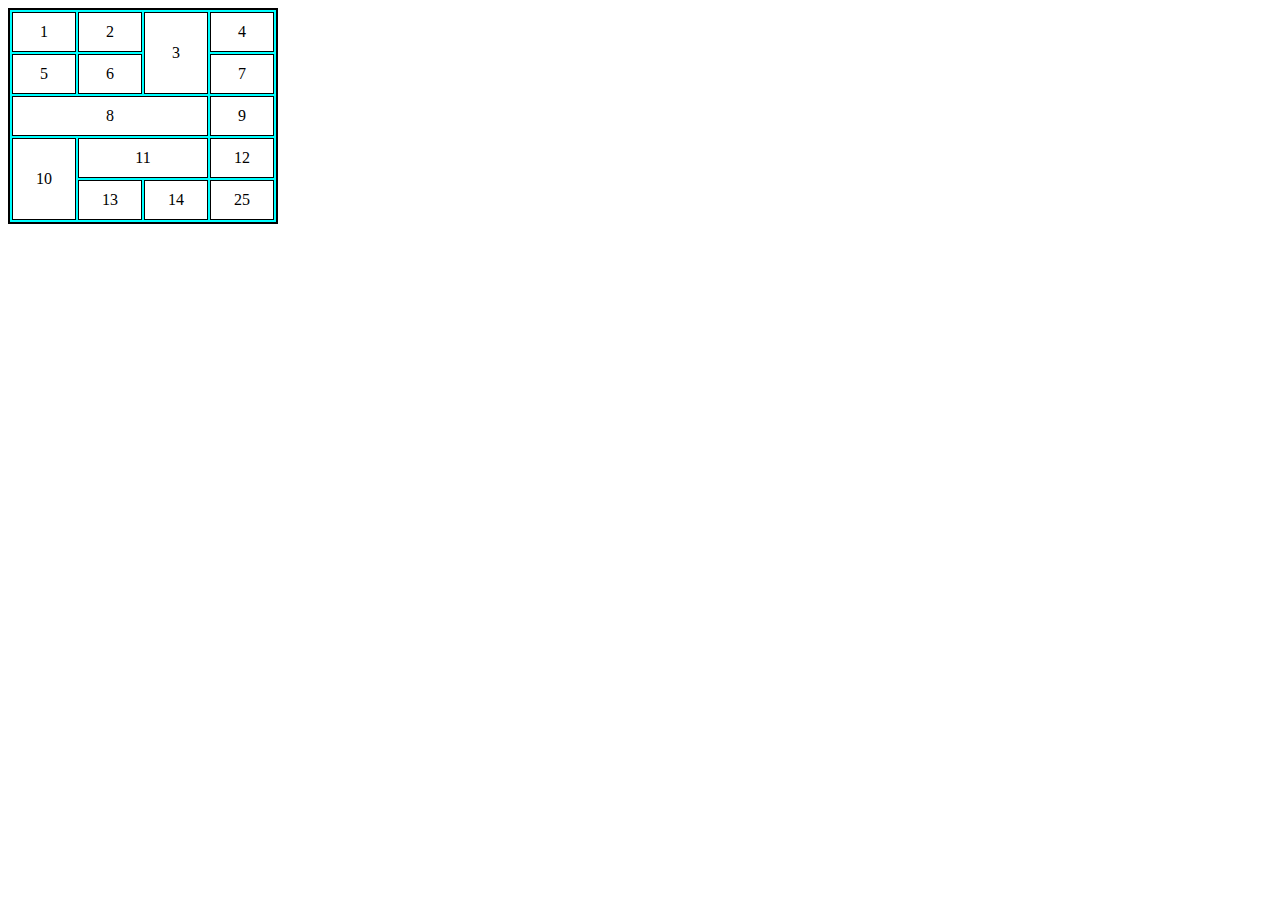
<file: Desaf(002)/Index(001).html>
<!DOCTYPE html>
<html lang="pt-br">
<head>
    <meta charset="UTF-8">
    <meta name="viewport" content="width=device-width, initial-scale=1.0">
    <title>1° Tabela</title>
    <style>
        table {
            border: 2px solid black;
            background: rgb(0, 255, 255);
            text-align: center;
            width: 270px;
            height: 100px;
        }
        td:hover {
            background-color: gray;
        }
        td {
            background: white;
            border: 1px solid black;
            padding: 10px;
        }
    </style>
</head>
<body>
    <table>
        <tr>
            <td>1</td>
            <td>2</td>
            <td rowspan="2">3</td>
            <td>4</td>
        </tr>
        <tr>
            <td>5</td>
            <td>6</td>
            <td>7</td>
        </tr>
        <tr>
            <td id="link2" colspan="3">8</td>
            <td>9</td>
        </tr>
        <tr>
            <td rowspan="2">10</td>
            <td colspan="2">11</td>
            <td>12</td>
        </tr>
        <tr>
            <td>13</td>
            <td>14</td>
            <td>25</td>
        </tr>
    </table>
</body>
</html>
</file>
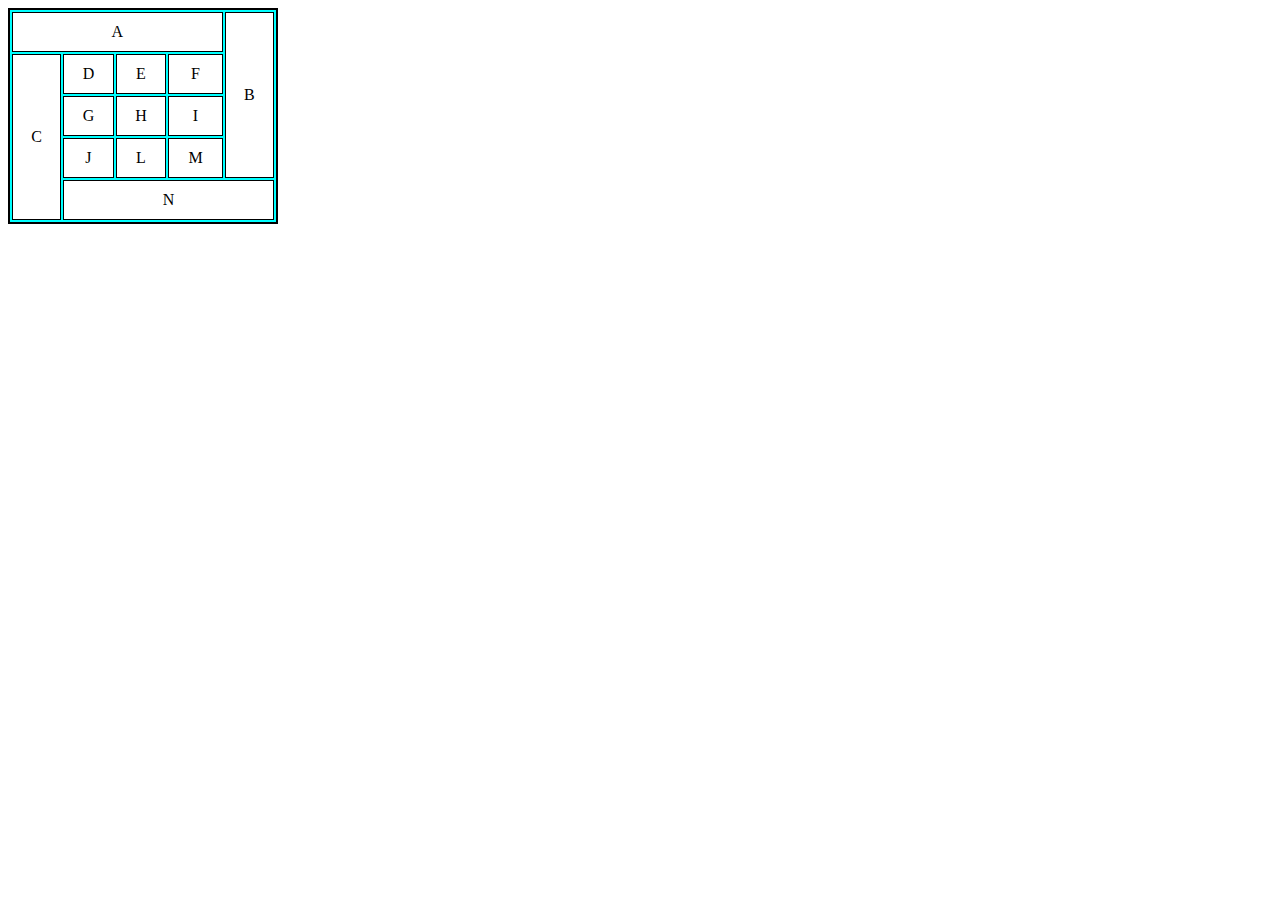
<file: Desaf(002)/Index(002).html>
<!DOCTYPE html>
<html lang="pt-br">
<head>
    <meta charset="UTF-8">
    <meta name="viewport" content="width=device-width, initial-scale=1.0">
    <title>2° Tabela</title>
    <style>
        table {
            border: 2px solid black;
            background: rgb(0, 255, 255);
            text-align: center;
            width: 270px;
            height: 100px;
        }
        td:hover {
            background-color: gray;
        }
        td {
            background: white;
            border: 1px solid black;
            padding: 10px;
        }
        #link1:hover {
            background: darkcyan;
        }
    </style>
</head>
<body>
    <table>
        <tr>
           <td colspan="4">A</td>
           <td rowspan="4">B</td>
        </tr>
        <tr>
            <td rowspan="4">C</td>
            <td>D</td>
            <td>E</td>
            <td>F</td>
        </tr>
        <tr>
            <td>G</td>
            <td>H</td>
            <td>I</td>
        </tr>
        <tr>
            <td>J</td>
            <td>L</td>
            <td>M</td>
        </tr>
        <tr>
            <td colspan="4">N</td>
        </tr>
    </table>
</body>
</html>
</file>
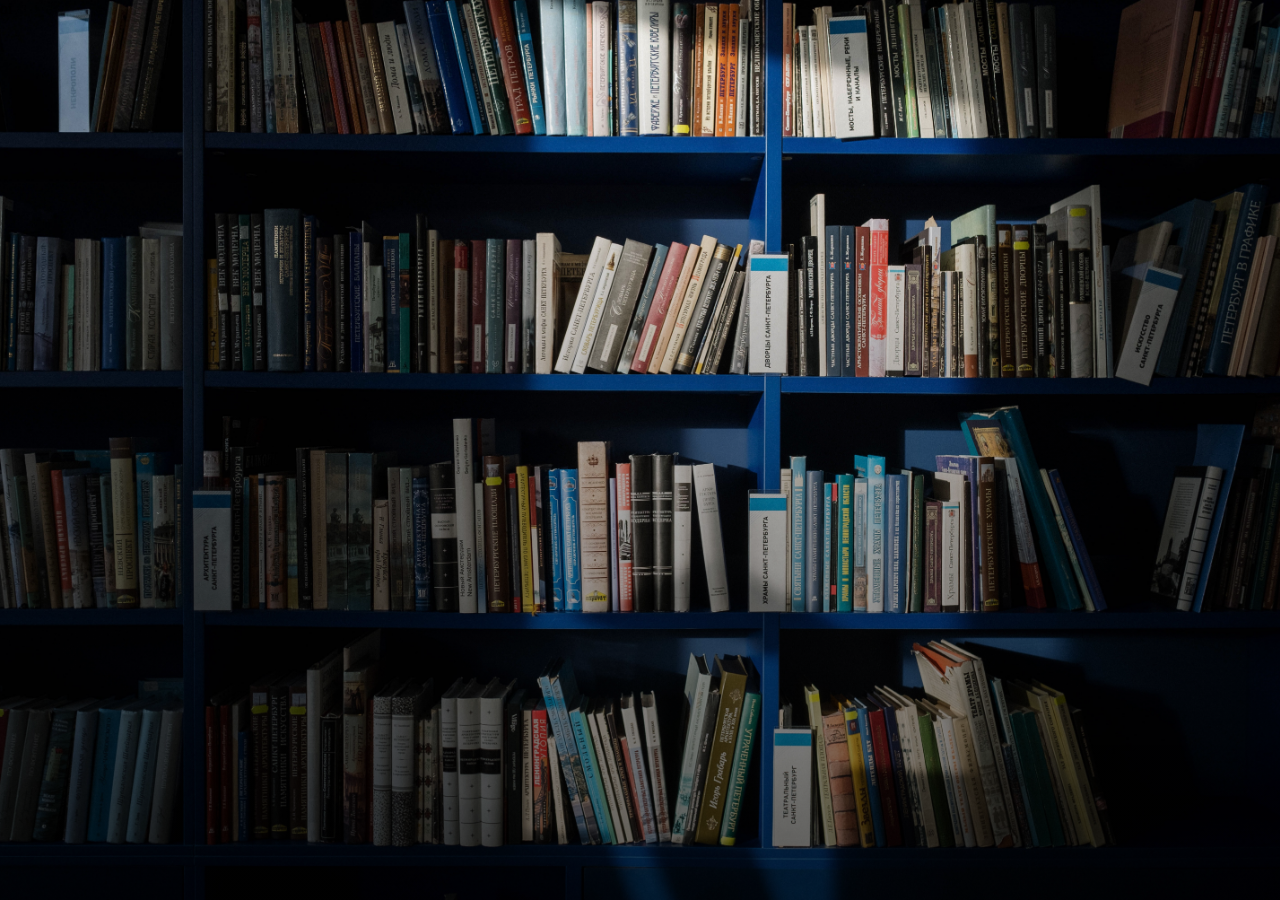
<file: Desaf(001)/Paginaprincipal/Index(003).html>
<!DOCTYPE html>
<html lang="pt-br">
<head>
    <meta charset="UTF-8">
    <meta name="viewport" content="width=device-width, initial-scale=1.0">
    <link rel="stylesheet" href="style.css">
    <link rel="shortcut icon" href="Imagens/ico.png" type="image/x-icon">
    <title>Cordeis</title>
</head>
<body>
    <main>
        <header>oi</header>
    </main>
</body>
</html>
</file>
<file: Desaf(001)/style.css>
@import url('https://fonts.googleapis.com/css2?family=Passion+One&display=swap');
@import url('https://fonts.googleapis.com/css2?family=Sriracha&display=swap');


* {
    margin: 0px;
    padding: 0px;
}

header {
    width: 100%;
    position: relative;
    background: black;
    color: white;
    text-align: center;
}

h1 {
    font-size: 14vh;
    font-family: 'Passion One';
    padding-top: 20px;
}

header > p, a {
    color: white;
    text-decoration: none;
}

#só:hover {
    color: darkgray;
    text-decoration: underline;
}

header > p {
    color: white;
    line-height: 11vh;
    font-size: 3vh;
    padding: 15px;
    font-family: 'Sriracha';
} 

article > p {
    margin: 100px 20px;
    line-height: 11vh;
    font-size: 5vh;
    padding: 10px;
    font-family: 'Sriracha';
}

#texto { 
    max-width: 500px;
    color: white;
    background: rgba(0, 0, 0, 0.589);
    width: 95%;
    height: 110vh;
    position: absolute;
    bottom: 60%;
    transform: translateY(60%);
}

#img2 {
    background: url('InforExtra/imagens/background002.jpg') fixed;
    position: relative;
    height: 900px;
    background-size: cover;
    box-shadow: inset 0px 0px 13px 0px black;
}

#img {
    position: relative;
    background: url('InforExtra/imagens/background001.jpg') no-repeat center center fixed;
    height: 900px;
    background-size: cover;
    box-shadow: inset 0px 0px 13px 0px black;
}

footer {
    font: 1.1em 'verdana';
    text-align: center;
    color: white;
    background: black;
    padding: 5px;
}

#menu1 > h2 {
    font-family: 'Passion One';
    padding: 10px;
    font-size: 3.0em;
}

#volta {
    position: absolute;
    height: 55px;
    top: 10px;
    right: 10px;
}

#menu1 > .op:hover {
    background-color: rgb(117, 117, 117);
    transition-duration: 0.2s;
}

#menu1 > .op {
    color: black;
    font-family: 'Passion One';
    padding: 15px;
    font-size: 2.0em;
    background-color: white;
    display: block;
}

#menu1 > p {
    color: black;
    font-family: 'Passion One';
    padding: 20px;
    font-size: 2.0em;
}

#menu1 {
    border-radius: 5px;
    z-index: 1;
    box-shadow: 0px 0px 15px black;
    margin: 10px;
    position: fixed;
    background: rgb(207, 207, 207);
    height: 96%;
    width: 350px;
}

main {
    position: relative;
}

#menu, nav {
    height: 50px;
    position: absolute;
    bottom: 99.5%;
    right: 5%;
    transform: translateX(30%);
}

@media (max-width: 300px) {
    article > p {
        margin: 20px 20px;
        line-height: 5vh;
        font-size: 0.8em;
        font-family: 'Sriracha';
    }
    #texto { 
        text-align: center;
        max-width: 500px;
        color: rgb(255, 255, 255);
        background: rgba(0, 0, 0, 0.589);
        width: 85%;
        height: 47vh;
        position: absolute;
        bottom: 60%;
        transform: translateY(60%);
    }
    #img2 {
        background: url('InforExtra/imagens/background002.jpg') fixed;
        position: relative;
        height: 370px;
        background-size: cover;
        box-shadow: inset 0px 0px 13px 0px black;
    }
    #img {
        position: relative;
        background: url('InforExtra/imagens/background001.jpg') no-repeat center center fixed;
        height: 370px;
        background-size: cover;
        box-shadow: inset 0px 0px 13px 0px black;
    }
    footer {
        font-size: 0.7em;
    }
}

@media (min-width: 1200px) {
    #menu {
        transform: translateX(70%);
    }
}
</file>
<file: Desaf(001)/style-1.css>
@import url('https://fonts.googleapis.com/css2?family=Passion+One&display=swap');
@import url('https://fonts.googleapis.com/css2?family=Sriracha&display=swap');


* {
    margin: 0px;
    padding: 0px;
}

header {
    width: 100%;
    position: relative;
    background: black;
    color: white;
    text-align: center;
}

h1 {
    font-size: 5vh;
    font-family: 'Passion One';
    padding-top: 20px;
}

header > p, a {
    color: white;
    text-decoration: none;
}

a:hover {
    color: darkgray;
    text-decoration: underline;
}

header > p {
    color: white;
    line-height: 5vh;
    font-size: 3vh;
    padding: 15px;
    font-family: 'Sriracha';
} 

article > p {
    margin: 20px 20px;
    line-height: 5vh;
    font-size: 1em;
    font-family: 'Sriracha';
}

#texto { 
    max-width: 500px;
    color: rgb(255, 255, 255);
    background: rgba(0, 0, 0, 0.589);
    width: 80%;
    height: 42vh;
    margin: 0px 10px;
    position: absolute;
    bottom: 60%;
    transform: translateY(60%);
}

#img2 {
    background: url('InforExtra/imagens/background002.jpg') fixed;
    position: relative;
    height: 420px;
    background-size: cover;
    box-shadow: inset 0px 0px 13px 0px black;
}

#img {
    position: relative;
    background: url('InforExtra/imagens/background001.jpg') no-repeat center center fixed;
    height: 420px;
    background-size: cover;
    box-shadow: inset 0px 0px 13px 0px black;
}

footer {
    font: 0.7em 'verdana'; 
    text-align: center;
    color: white;
    background: #000000;
    padding: 5px;
    
}

#menu1 > h2 {
    font-family: 'Passion One';
    padding: 10px;
    font-size: 3.0em;
}

#volta {
    position: absolute;
    height: 55px;
    top: 10px;
    right: 10px;
}

#menu1 > .op:hover {
    text-decoration: none;
    background-color: rgb(117, 117, 117);
    transition-duration: 0.2s;
}

#menu1 > .op {
    color: black;
    font-family: 'Passion One';
    padding: 15px;
    font-size: 2.0em;
    background-color: white;
    display: block;
}

#menu1 > p {
    color: black;
    font-family: 'Passion One';
    padding: 20px;
    font-size: 2.0em;
}

#menu1 {
    border-radius: 5px;
    z-index: 1;
    box-shadow: 0px 0px 15px black;
    margin: 10px;
    position: fixed;
    background: rgb(207, 207, 207);
    height: 96%;
    width: 85%;
}

main {
    position: relative;
}

#menu, nav {
    height: 40px;
    position: absolute;
    bottom: 96.5%;
    right: 7%;
    transform: translateX(30%);
}

@media (orientation: landscape) {
    article > p {
        margin: 20px 20px;
        line-height: 6vh;
        font-size: 1em;
        font-family: 'Sriracha';
    }
}

@media (min-width: 1200px) {
    #menu {
        transform: translateX(70%);
    }
}
</file>
<file: Desaf(001)/styleParamenu.css>
#menu {
    display: none;
}
</file>
<file: Desaf(001)/Paginaprincipal/style.css>
* {
    margin: 0px;
    padding: 0px;
}

body {
    background: url('Imagens/pexels-cottonbro-studio-6214934.jpg') center no-repeat fixed;
    background-size: cover;
}

main {
    height: 100vh;
    width: 100vw;
    background: linear-gradient(0deg, rgba(0, 0, 0, 0.603), rgba(255, 255, 255, 0));
    background-size: cover;
}
</file>
